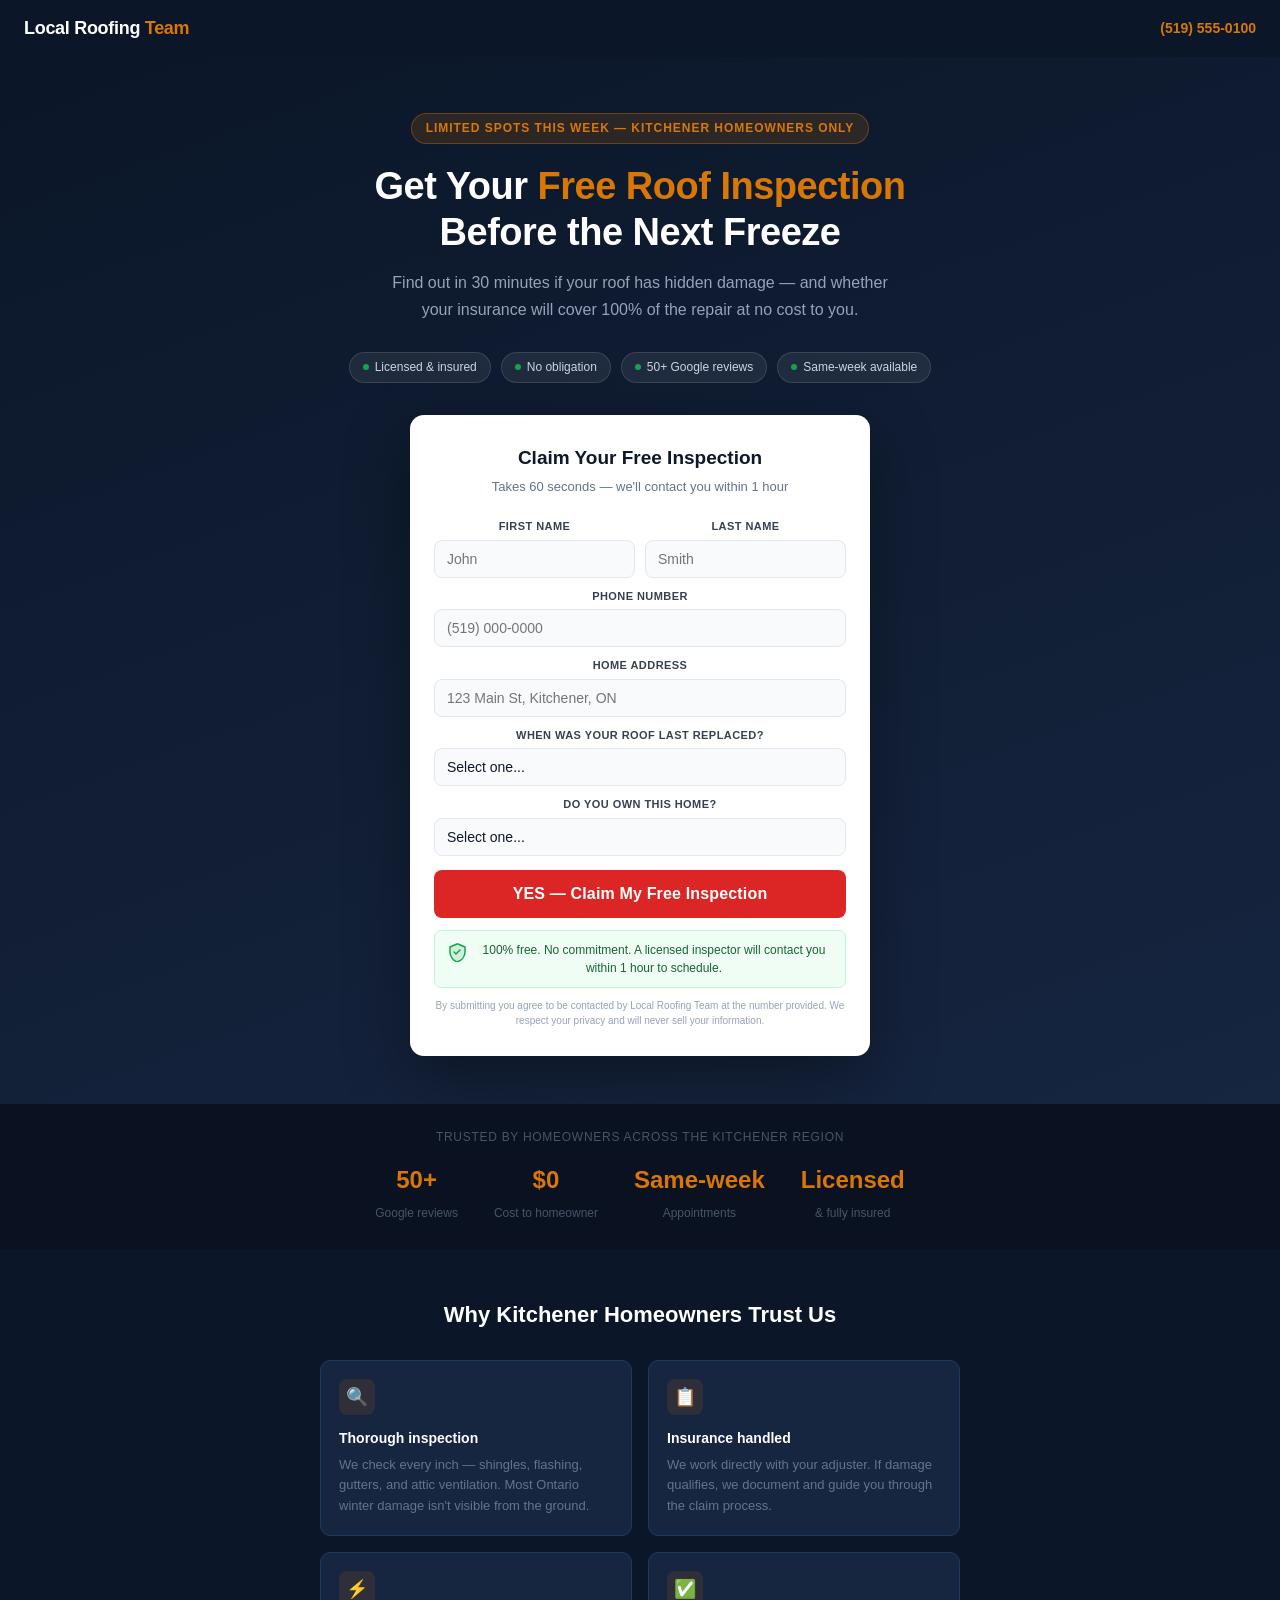
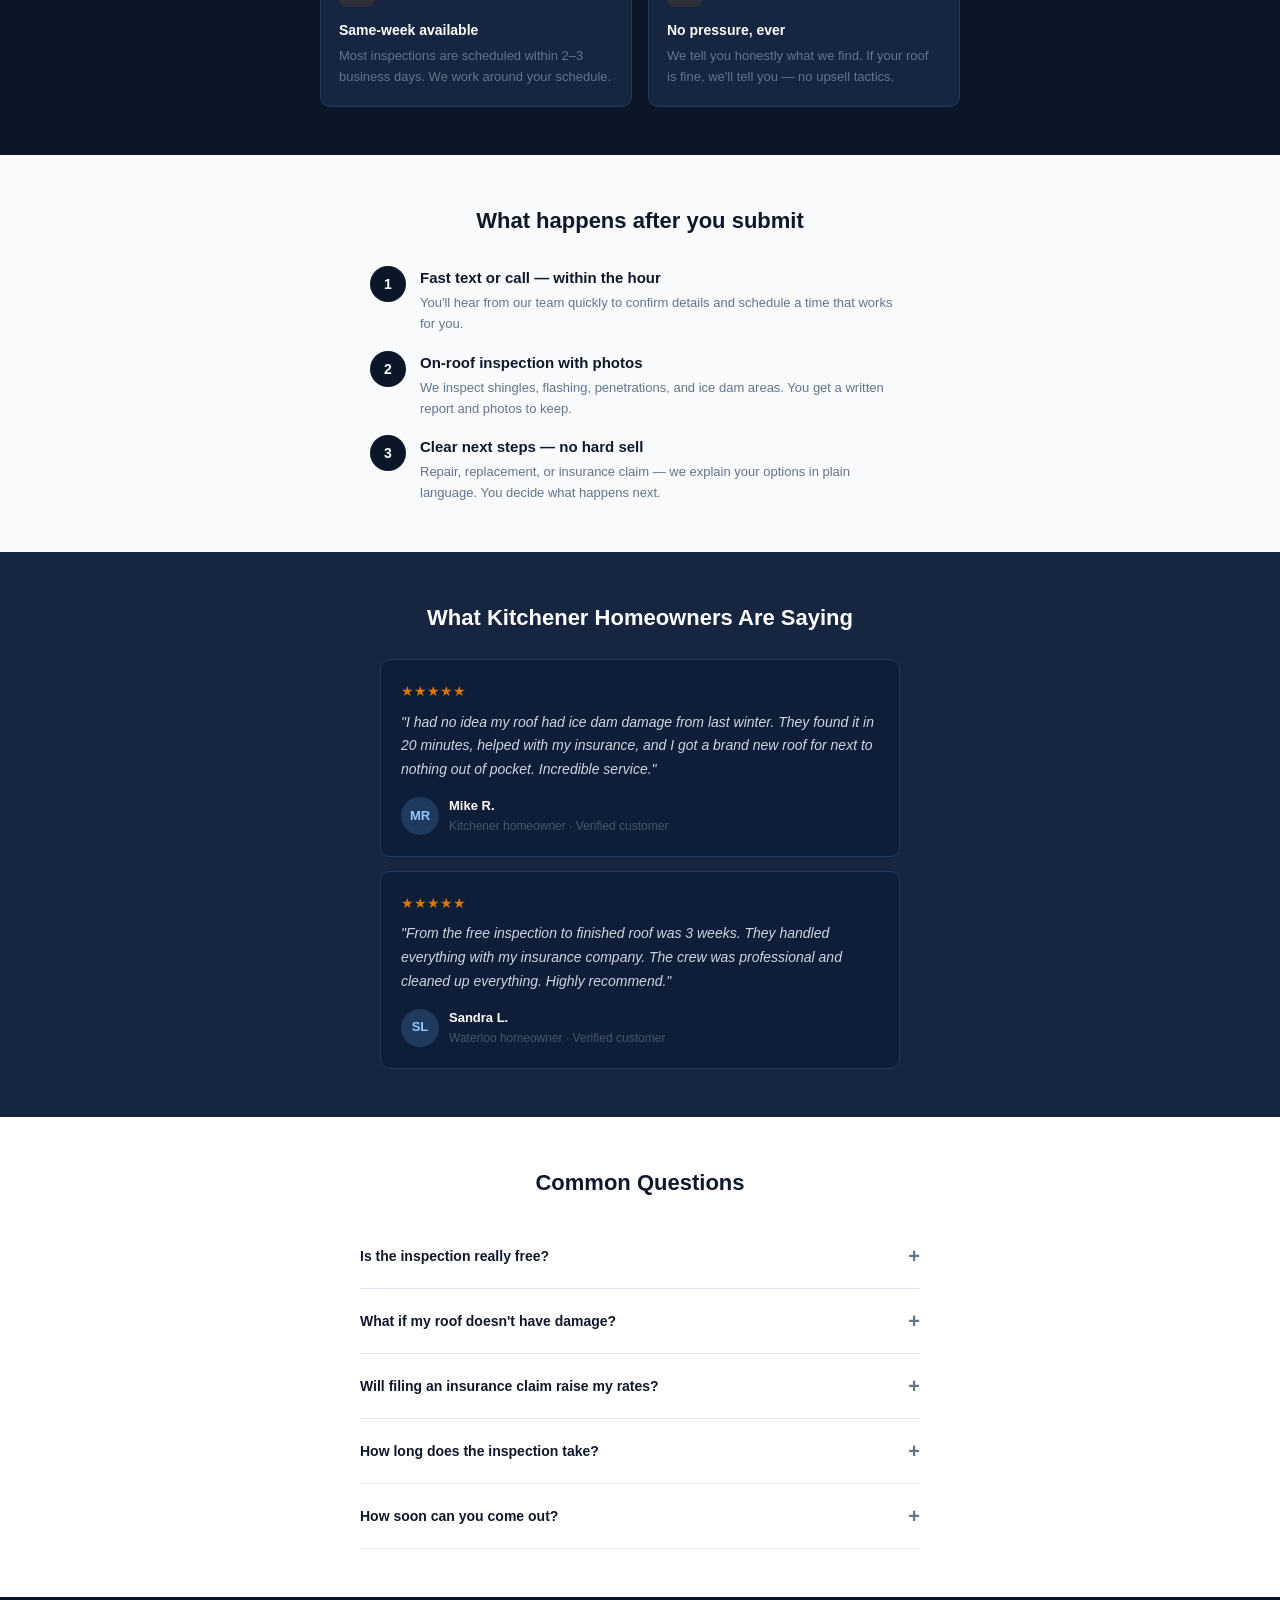
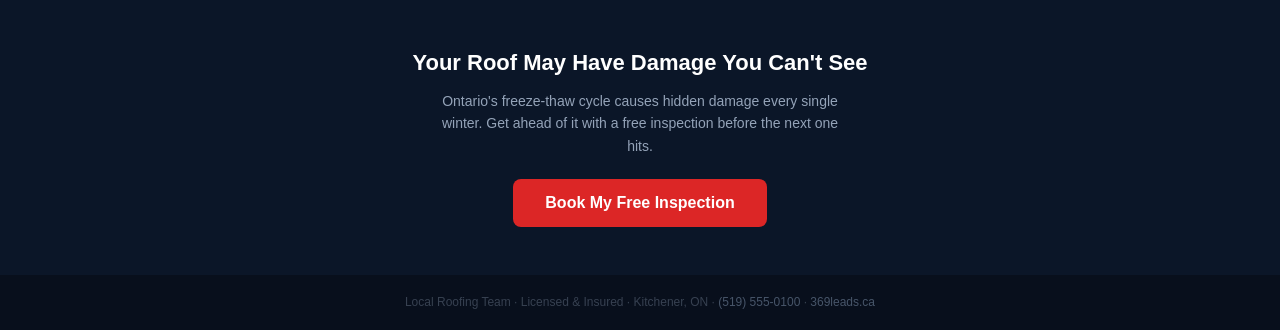
<file: campaign/index.html>
<!DOCTYPE html>
<!-- Before launch: replace REPLACE_WITH_YOUR_FORM_ID with your Formspree form ID (formspree.io). -->
<html lang="en">
<head>
  <meta charset="UTF-8" />
  <meta name="viewport" content="width=device-width, initial-scale=1.0" />
  <title id="page-title">Free Roof Inspection — Kitchener | Local Roofing Team</title>
  <link rel="canonical" href="https://369leads.ca/campaign/" />
  <meta name="robots" content="noindex" />

  <!-- Meta Pixel -->
  <script>
    !function(f,b,e,v,n,t,s){if(f.fbq)return;n=f.fbq=function(){n.callMethod?
    n.callMethod.apply(n,arguments):n.queue.push(arguments)};if(!f._fbq)f._fbq=n;
    n.push=n;n.loaded=!0;n.version='2.0';n.queue=[];t=b.createElement(e);t.async=!0;
    t.src=v;s=b.getElementsByTagName(e)[0];s.parentNode.insertBefore(t,s)}(window,
    document,'script','https://connect.facebook.net/en_US/fbevents.js');
    fbq('init', '1455357503046385');
    fbq('track', 'PageView');
  </script>
  <noscript><img height="1" width="1" style="display:none"
    src="https://www.facebook.com/tr?id=1455357503046385&ev=PageView&noscript=1" /></noscript>

  <style>
    *, *::before, *::after { box-sizing: border-box; margin: 0; padding: 0; }

    :root {
      --navy: #0B1628;
      --navy2: #162540;
      --gold: #D97706;
      --gold-light: #FCD34D;
      --green: #16A34A;
      --red: #DC2626;
      --gray: #64748B;
      --light: #F1F5F9;
      --white: #FFFFFF;
      --text: #0F172A;
      --radius: 10px;
    }

    html { scroll-behavior: smooth; }

    body {
      font-family: -apple-system, BlinkMacSystemFont, 'Segoe UI', sans-serif;
      color: var(--text);
      background: var(--white);
      line-height: 1.6;
    }

    /* ── NAV ── */
    .nav {
      background: var(--navy);
      padding: 14px 24px;
      display: flex;
      align-items: center;
      justify-content: space-between;
    }
    .nav-brand {
      color: var(--white);
      font-size: 18px;
      font-weight: 700;
      text-decoration: none;
      letter-spacing: -0.3px;
    }
    .nav-brand span { color: var(--gold); }
    .nav-phone {
      color: var(--gold);
      font-size: 14px;
      font-weight: 600;
      text-decoration: none;
    }
    .nav-phone:hover { color: var(--gold-light); }

    /* ── HERO ── */
    .hero {
      background: linear-gradient(160deg, var(--navy) 0%, var(--navy2) 100%);
      padding: 56px 24px 48px;
      text-align: center;
    }
    .hero-badge {
      display: inline-block;
      background: rgba(217,119,6,0.15);
      border: 1px solid rgba(217,119,6,0.35);
      color: var(--gold);
      font-size: 12px;
      font-weight: 600;
      letter-spacing: .08em;
      text-transform: uppercase;
      padding: 5px 14px;
      border-radius: 20px;
      margin-bottom: 20px;
    }
    .hero h1 {
      color: var(--white);
      font-size: clamp(26px, 5vw, 38px);
      font-weight: 800;
      line-height: 1.2;
      margin-bottom: 14px;
      letter-spacing: -0.5px;
    }
    .hero h1 span { color: var(--gold); }
    .hero-sub {
      color: #94A3B8;
      font-size: 16px;
      max-width: 500px;
      margin: 0 auto 28px;
      line-height: 1.7;
    }
    .trust-pills {
      display: flex;
      justify-content: center;
      gap: 10px;
      flex-wrap: wrap;
      margin-bottom: 32px;
    }
    .trust-pill {
      background: rgba(255,255,255,0.07);
      border: 1px solid rgba(255,255,255,0.12);
      color: #CBD5E1;
      font-size: 12px;
      padding: 5px 13px;
      border-radius: 20px;
      display: flex;
      align-items: center;
      gap: 6px;
    }
    .trust-pill::before {
      content: '';
      width: 6px;
      height: 6px;
      background: var(--green);
      border-radius: 50%;
      flex-shrink: 0;
    }

    /* ── FORM CARD ── */
    .form-card {
      background: var(--white);
      border-radius: 14px;
      padding: 28px 24px;
      max-width: 460px;
      margin: 0 auto;
      box-shadow: 0 24px 64px rgba(0,0,0,0.35);
    }
    .form-card-title {
      font-size: 19px;
      font-weight: 700;
      color: var(--text);
      margin-bottom: 4px;
      text-align: center;
    }
    .form-card-sub {
      font-size: 13px;
      color: var(--gray);
      text-align: center;
      margin-bottom: 20px;
    }

    .field-grid {
      display: grid;
      grid-template-columns: 1fr 1fr;
      gap: 10px;
      margin-bottom: 10px;
    }
    .field-grid.full { grid-template-columns: 1fr; }

    .field-wrap { display: flex; flex-direction: column; gap: 4px; }
    .field-wrap label {
      font-size: 11px;
      font-weight: 600;
      color: #374151;
      text-transform: uppercase;
      letter-spacing: .04em;
    }
    .field-wrap input,
    .field-wrap select {
      padding: 10px 12px;
      border: 1.5px solid #E2E8F0;
      border-radius: 8px;
      font-size: 14px;
      color: var(--text);
      background: #F8FAFC;
      transition: border-color .15s, background .15s;
      appearance: none;
      -webkit-appearance: none;
      font-family: inherit;
    }
    .field-wrap input:focus,
    .field-wrap select:focus {
      outline: none;
      border-color: var(--gold);
      background: var(--white);
    }

    .cta-btn {
      width: 100%;
      padding: 15px;
      background: var(--red);
      color: var(--white);
      border: none;
      border-radius: 8px;
      font-size: 16px;
      font-weight: 700;
      cursor: pointer;
      margin-top: 14px;
      letter-spacing: .01em;
      transition: background .15s, transform .1s;
      font-family: inherit;
    }
    .cta-btn:hover { background: #B91C1C; }
    .cta-btn:active { transform: scale(.98); }
    .cta-btn:disabled { background: #94A3B8; cursor: not-allowed; }

    .form-guarantee {
      display: flex;
      align-items: flex-start;
      gap: 8px;
      background: #F0FDF4;
      border: 1px solid #BBF7D0;
      border-radius: 7px;
      padding: 10px 12px;
      margin-top: 12px;
    }
    .guarantee-icon {
      width: 20px;
      height: 20px;
      flex-shrink: 0;
      margin-top: 1px;
    }
    .form-guarantee p {
      font-size: 12px;
      color: #166534;
      line-height: 1.5;
    }
    .form-disclaimer {
      font-size: 10px;
      color: #94A3B8;
      text-align: center;
      margin-top: 10px;
      line-height: 1.5;
    }

    /* Thank-you state */
    .thankyou {
      display: none;
      text-align: center;
      padding: 20px 0;
    }
    .thankyou-icon {
      width: 56px;
      height: 56px;
      background: #F0FDF4;
      border-radius: 50%;
      display: flex;
      align-items: center;
      justify-content: center;
      margin: 0 auto 16px;
    }
    .thankyou h3 {
      font-size: 20px;
      font-weight: 700;
      color: var(--text);
      margin-bottom: 8px;
    }
    .thankyou p { font-size: 14px; color: var(--gray); line-height: 1.6; }
    .thankyou .steps {
      margin-top: 20px;
      text-align: left;
      background: var(--light);
      border-radius: 8px;
      padding: 14px 16px;
    }
    .thankyou .step-item {
      display: flex;
      gap: 10px;
      align-items: flex-start;
      margin-bottom: 10px;
      font-size: 13px;
      color: var(--text);
    }
    .thankyou .step-item:last-child { margin-bottom: 0; }
    .step-num {
      min-width: 22px;
      height: 22px;
      background: var(--navy);
      color: var(--white);
      border-radius: 50%;
      display: flex;
      align-items: center;
      justify-content: center;
      font-size: 11px;
      font-weight: 700;
      flex-shrink: 0;
    }

    /* ── PROOF STRIP ── */
    .proof-strip {
      background: #0A1120;
      padding: 24px;
      text-align: center;
    }
    .proof-strip p {
      font-size: 12px;
      color: #475569;
      text-transform: uppercase;
      letter-spacing: .06em;
      margin-bottom: 14px;
    }
    .proof-nums {
      display: flex;
      justify-content: center;
      gap: 36px;
      flex-wrap: wrap;
    }
    .proof-num strong {
      display: block;
      font-size: 24px;
      font-weight: 700;
      color: var(--gold);
    }
    .proof-num span { font-size: 12px; color: #475569; }

    /* ── WHY SECTION ── */
    .why-sec {
      background: var(--navy);
      padding: 48px 24px;
    }
    .why-sec h2 {
      color: var(--white);
      font-size: 22px;
      font-weight: 700;
      text-align: center;
      margin-bottom: 28px;
    }
    .why-grid {
      display: grid;
      grid-template-columns: repeat(auto-fit, minmax(220px, 1fr));
      gap: 16px;
      max-width: 640px;
      margin: 0 auto;
    }
    .why-card {
      background: var(--navy2);
      border: 1px solid #1E3A5F;
      border-radius: var(--radius);
      padding: 18px;
    }
    .why-icon {
      width: 36px;
      height: 36px;
      background: rgba(217,119,6,0.12);
      border-radius: 8px;
      display: flex;
      align-items: center;
      justify-content: center;
      margin-bottom: 12px;
      font-size: 18px;
    }
    .why-card h4 { font-size: 14px; font-weight: 600; color: var(--white); margin-bottom: 5px; }
    .why-card p { font-size: 13px; color: #64748B; line-height: 1.6; }

    /* ── HOW IT WORKS ── */
    .how-sec {
      background: #F8FAFC;
      padding: 48px 24px;
    }
    .how-sec h2 {
      font-size: 22px;
      font-weight: 700;
      text-align: center;
      margin-bottom: 28px;
      color: var(--text);
    }
    .how-steps {
      max-width: 540px;
      margin: 0 auto;
      display: flex;
      flex-direction: column;
      gap: 16px;
    }
    .how-step {
      display: flex;
      gap: 14px;
      align-items: flex-start;
    }
    .how-num {
      min-width: 36px;
      height: 36px;
      background: var(--navy);
      color: var(--white);
      border-radius: 50%;
      display: flex;
      align-items: center;
      justify-content: center;
      font-size: 14px;
      font-weight: 700;
      flex-shrink: 0;
    }
    .how-step h4 { font-size: 15px; font-weight: 600; color: var(--text); margin-bottom: 3px; }
    .how-step p { font-size: 13px; color: var(--gray); line-height: 1.6; }

    /* ── TESTIMONIALS ── */
    .testi-sec {
      background: var(--navy2);
      padding: 48px 24px;
    }
    .testi-sec h2 {
      color: var(--white);
      font-size: 22px;
      font-weight: 700;
      text-align: center;
      margin-bottom: 24px;
    }
    .testi-cards {
      display: flex;
      flex-direction: column;
      gap: 14px;
      max-width: 520px;
      margin: 0 auto;
    }
    .testi-card {
      background: #0F1E38;
      border: 1px solid #1E3A5F;
      border-radius: var(--radius);
      padding: 20px;
    }
    .stars { color: var(--gold); font-size: 14px; margin-bottom: 8px; }
    .testi-text {
      font-size: 14px;
      color: #CBD5E1;
      line-height: 1.7;
      font-style: italic;
      margin-bottom: 14px;
    }
    .testi-author { display: flex; align-items: center; gap: 10px; }
    .testi-avatar {
      width: 38px;
      height: 38px;
      border-radius: 50%;
      background: #1E3A5F;
      display: flex;
      align-items: center;
      justify-content: center;
      font-size: 13px;
      font-weight: 700;
      color: #93C5FD;
      flex-shrink: 0;
    }
    .testi-name { font-size: 13px; font-weight: 600; color: var(--white); }
    .testi-role { font-size: 12px; color: #475569; }

    /* ── FAQ ── */
    .faq-sec {
      background: var(--white);
      padding: 48px 24px;
    }
    .faq-sec h2 {
      font-size: 22px;
      font-weight: 700;
      text-align: center;
      margin-bottom: 24px;
      color: var(--text);
    }
    .faq-list { max-width: 560px; margin: 0 auto; }
    .faq-item {
      border-bottom: 1px solid #E2E8F0;
      padding: 16px 0;
      cursor: pointer;
    }
    .faq-q {
      font-size: 14px;
      font-weight: 600;
      color: var(--text);
      display: flex;
      justify-content: space-between;
      align-items: center;
      gap: 12px;
      user-select: none;
    }
    .faq-icon {
      font-size: 20px;
      color: var(--gray);
      flex-shrink: 0;
      transition: transform .2s;
    }
    .faq-icon.open { transform: rotate(45deg); }
    .faq-a {
      font-size: 13px;
      color: var(--gray);
      line-height: 1.7;
      margin-top: 10px;
      display: none;
    }
    .faq-a.open { display: block; }

    /* ── FINAL CTA ── */
    .final-cta {
      background: var(--navy);
      padding: 48px 24px;
      text-align: center;
    }
    .final-cta h2 { color: var(--white); font-size: 22px; font-weight: 700; margin-bottom: 10px; }
    .final-cta p { color: #94A3B8; font-size: 14px; margin-bottom: 22px; max-width: 420px; margin-left: auto; margin-right: auto; }
    .final-btn {
      display: inline-block;
      background: var(--red);
      color: var(--white);
      padding: 15px 32px;
      border-radius: 8px;
      font-size: 16px;
      font-weight: 700;
      text-decoration: none;
      cursor: pointer;
      border: none;
      font-family: inherit;
      transition: background .15s;
    }
    .final-btn:hover { background: #B91C1C; }

    /* ── FOOTER ── */
    footer {
      background: #080F1C;
      padding: 18px 24px;
      text-align: center;
    }
    footer p { font-size: 12px; color: #374151; }
    footer a { color: #475569; text-decoration: none; }
    footer a:hover { color: #64748B; }

    @media (max-width: 480px) {
      .field-grid { grid-template-columns: 1fr; }
      .proof-nums { gap: 20px; }
    }
  </style>
</head>
<body>

<!-- NAV -->
<nav class="nav">
  <a href="#" class="nav-brand" id="nav-brand">Local <span>Roofing</span></a>
  <a href="tel:+15195550100" class="nav-phone" id="nav-phone">(519) 555-0100</a>
</nav>

<!-- HERO + FORM -->
<section class="hero">
  <div class="hero-badge" id="hero-badge">Limited spots this week — <span id="city-name-badge">Kitchener</span> homeowners only</div>
  <h1>Get Your <span>Free Roof Inspection</span><br>Before the Next Freeze</h1>
  <p class="hero-sub">Find out in 30 minutes if your roof has hidden damage — and whether your insurance will cover 100% of the repair at no cost to you.</p>

  <div class="trust-pills">
    <div class="trust-pill">Licensed &amp; insured</div>
    <div class="trust-pill">No obligation</div>
    <div class="trust-pill" id="trust-reviews">5-star rated</div>
    <div class="trust-pill">Same-week available</div>
  </div>

  <!-- FORM CARD -->
  <div class="form-card">
    <div class="form-card-title">Claim Your Free Inspection</div>
    <div class="form-card-sub">Takes 60 seconds — we'll contact you within 1 hour</div>

    <form id="lead-form" action="https://formspree.io/f/REPLACE_WITH_YOUR_FORM_ID" method="POST">
      <!-- Hidden tracking fields -->
      <input type="hidden" name="_subject" id="form-subject" value="New inspection request — Kitchener" />
      <input type="hidden" name="source_url" id="source-url" />
      <input type="hidden" name="contractor_id" id="contractor-id" />
      <input type="hidden" name="city" id="hidden-city" value="Kitchener" />
      <input type="hidden" name="company" id="hidden-company" value="Local Roofing Team" />
      <!-- Honeypot -->
      <input type="text" name="_gotcha" style="display:none" />

      <div class="field-grid">
        <div class="field-wrap">
          <label for="first-name">First name</label>
          <input type="text" id="first-name" name="first_name" placeholder="John" required autocomplete="given-name" />
        </div>
        <div class="field-wrap">
          <label for="last-name">Last name</label>
          <input type="text" id="last-name" name="last_name" placeholder="Smith" required autocomplete="family-name" />
        </div>
      </div>

      <div class="field-grid full" style="margin-bottom:10px">
        <div class="field-wrap">
          <label for="phone">Phone number</label>
          <input type="tel" id="phone" name="phone" placeholder="(519) 000-0000" required autocomplete="tel" />
        </div>
      </div>

      <div class="field-grid full" style="margin-bottom:10px">
        <div class="field-wrap">
          <label for="address">Home address</label>
          <input type="text" id="address" name="address" placeholder="123 Main St, Kitchener, ON" required autocomplete="street-address" />
        </div>
      </div>

      <div class="field-grid full" style="margin-bottom:10px">
        <div class="field-wrap">
          <label for="roof-age">When was your roof last replaced?</label>
          <select id="roof-age" name="roof_age" required>
            <option value="">Select one...</option>
            <option value="under_5">Less than 5 years ago</option>
            <option value="5_to_10">5–10 years ago</option>
            <option value="10_to_15">10–15 years ago</option>
            <option value="15_to_20">15–20 years ago</option>
            <option value="over_20">Over 20 years ago / not sure</option>
          </select>
        </div>
      </div>

      <div class="field-grid full" style="margin-bottom:0">
        <div class="field-wrap">
          <label for="homeowner">Do you own this home?</label>
          <select id="homeowner" name="homeowner" required>
            <option value="">Select one...</option>
            <option value="yes">Yes, I own this home</option>
            <option value="no">No, I rent</option>
          </select>
        </div>
      </div>

      <button type="submit" class="cta-btn" id="submit-btn">YES — Claim My Free Inspection</button>

      <div class="form-guarantee">
        <svg class="guarantee-icon" viewBox="0 0 20 20" fill="none">
          <path d="M10 2L3 5v5c0 4.418 3.05 8.55 7 9.93C14.95 18.55 18 14.418 18 10V5l-7-3z" fill="#16A34A" opacity=".15"/>
          <path d="M10 2L3 5v5c0 4.418 3.05 8.55 7 9.93C14.95 18.55 18 14.418 18 10V5l-7-3z" stroke="#16A34A" stroke-width="1.5" stroke-linejoin="round"/>
          <path d="M7 10l2 2 4-4" stroke="#16A34A" stroke-width="1.5" stroke-linecap="round" stroke-linejoin="round"/>
        </svg>
        <p>100% free. No commitment. A licensed inspector will contact you within 1 hour to schedule.</p>
      </div>

      <p class="form-disclaimer">By submitting you agree to be contacted by <span id="disclaimer-co">Local Roofing Team</span> at the number provided. We respect your privacy and will never sell your information.</p>
    </form>

    <!-- Thank-you state (hidden until submit) -->
    <div class="thankyou" id="thankyou">
      <div class="thankyou-icon">
        <svg width="28" height="28" viewBox="0 0 24 24" fill="none">
          <circle cx="12" cy="12" r="10" fill="#16A34A" opacity=".15"/>
          <path d="M7 12l3.5 3.5L17 8" stroke="#16A34A" stroke-width="2" stroke-linecap="round" stroke-linejoin="round"/>
        </svg>
      </div>
      <h3>You're all set, <span id="thankyou-name">there</span>!</h3>
      <p id="thankyou-msg">A member of our team will call you within the next hour to schedule your free inspection.</p>
      <div class="steps">
        <div class="step-item"><div class="step-num">1</div><div>A licensed inspector comes to your property</div></div>
        <div class="step-item"><div class="step-num">2</div><div>Full inspection takes 20–40 minutes — you get photos</div></div>
        <div class="step-item"><div class="step-num">3</div><div>We explain your options in plain language, zero pressure</div></div>
      </div>
    </div>
  </div>
</section>

<!-- PROOF STRIP -->
<div class="proof-strip">
  <p>Trusted by homeowners across <span id="region-name">the KW region</span></p>
  <div class="proof-nums">
    <div class="proof-num"><strong id="review-count">50+</strong><span>Google reviews</span></div>
    <div class="proof-num"><strong>$0</strong><span>Cost to homeowner</span></div>
    <div class="proof-num"><strong>Same-week</strong><span>Appointments</span></div>
    <div class="proof-num"><strong>Licensed</strong><span>&amp; fully insured</span></div>
  </div>
</div>

<!-- WHY US -->
<section class="why-sec">
  <h2>Why <span id="city-name-why">Kitchener</span> Homeowners Trust Us</h2>
  <div class="why-grid">
    <div class="why-card">
      <div class="why-icon">🔍</div>
      <h4>Thorough inspection</h4>
      <p>We check every inch — shingles, flashing, gutters, and attic ventilation. Most Ontario winter damage isn't visible from the ground.</p>
    </div>
    <div class="why-card">
      <div class="why-icon">📋</div>
      <h4>Insurance handled</h4>
      <p>We work directly with your adjuster. If damage qualifies, we document and guide you through the claim process.</p>
    </div>
    <div class="why-card">
      <div class="why-icon">⚡</div>
      <h4>Same-week available</h4>
      <p>Most inspections are scheduled within 2–3 business days. We work around your schedule.</p>
    </div>
    <div class="why-card">
      <div class="why-icon">✅</div>
      <h4>No pressure, ever</h4>
      <p>We tell you honestly what we find. If your roof is fine, we'll tell you — no upsell tactics.</p>
    </div>
  </div>
</section>

<!-- HOW IT WORKS -->
<section class="how-sec">
  <h2>What happens after you submit</h2>
  <div class="how-steps">
    <div class="how-step">
      <div class="how-num">1</div>
      <div>
        <h4>Fast text or call — within the hour</h4>
        <p>You'll hear from our team quickly to confirm details and schedule a time that works for you.</p>
      </div>
    </div>
    <div class="how-step">
      <div class="how-num">2</div>
      <div>
        <h4>On-roof inspection with photos</h4>
        <p>We inspect shingles, flashing, penetrations, and ice dam areas. You get a written report and photos to keep.</p>
      </div>
    </div>
    <div class="how-step">
      <div class="how-num">3</div>
      <div>
        <h4>Clear next steps — no hard sell</h4>
        <p>Repair, replacement, or insurance claim — we explain your options in plain language. You decide what happens next.</p>
      </div>
    </div>
  </div>
</section>

<!-- TESTIMONIALS -->
<section class="testi-sec">
  <h2>What <span id="city-name-testi">Kitchener</span> Homeowners Are Saying</h2>
  <div class="testi-cards">
    <div class="testi-card">
      <div class="stars">★★★★★</div>
      <p class="testi-text">"I had no idea my roof had ice dam damage from last winter. They found it in 20 minutes, helped with my insurance, and I got a brand new roof for next to nothing out of pocket. Incredible service."</p>
      <div class="testi-author">
        <div class="testi-avatar">MR</div>
        <div>
          <div class="testi-name" id="testi1-name">Mike R.</div>
          <div class="testi-role" id="testi1-city">Kitchener homeowner · Verified customer</div>
        </div>
      </div>
    </div>
    <div class="testi-card">
      <div class="stars">★★★★★</div>
      <p class="testi-text">"From the free inspection to finished roof was 3 weeks. They handled everything with my insurance company. The crew was professional and cleaned up everything. Highly recommend."</p>
      <div class="testi-author">
        <div class="testi-avatar">SL</div>
        <div>
          <div class="testi-name">Sandra L.</div>
          <div class="testi-role" id="testi2-city">Waterloo homeowner · Verified customer</div>
        </div>
      </div>
    </div>
  </div>
</section>

<!-- FAQ -->
<section class="faq-sec">
  <h2>Common Questions</h2>
  <div class="faq-list">
    <div class="faq-item" onclick="toggleFaq(this)">
      <div class="faq-q">Is the inspection really free? <span class="faq-icon">+</span></div>
      <div class="faq-a">Yes, completely free with zero obligation. If we find damage and you want us to handle the repair, we'll provide a full quote. If your roof is fine or you decide not to use us, you owe nothing.</div>
    </div>
    <div class="faq-item" onclick="toggleFaq(this)">
      <div class="faq-q">What if my roof doesn't have damage? <span class="faq-icon">+</span></div>
      <div class="faq-a">We tell you honestly. About 30% of roofs we inspect have no claimable damage — in that case we give you a written report on the current condition and a recommended maintenance timeline. Still completely free.</div>
    </div>
    <div class="faq-item" onclick="toggleFaq(this)">
      <div class="faq-q">Will filing an insurance claim raise my rates? <span class="faq-icon">+</span></div>
      <div class="faq-a">Storm and freeze-thaw damage claims are typically classified as "Acts of God" and do not count against your personal claims history in most Ontario policies. We'll walk you through your specific policy before you decide to file anything.</div>
    </div>
    <div class="faq-item" onclick="toggleFaq(this)">
      <div class="faq-q">How long does the inspection take? <span class="faq-icon">+</span></div>
      <div class="faq-a">Typically 20–40 minutes depending on roof size and pitch. You don't need to be home — just let us know and we can inspect while you're at work.</div>
    </div>
    <div class="faq-item" onclick="toggleFaq(this)">
      <div class="faq-q">How soon can you come out? <span class="faq-icon">+</span></div>
      <div class="faq-a">Most appointments are available within 2–3 business days. Submit your info above and we'll contact you within 1 hour to schedule a time that works for you.</div>
    </div>
  </div>
</section>

<!-- FINAL CTA -->
<section class="final-cta">
  <h2>Your Roof May Have Damage You Can't See</h2>
  <p>Ontario's freeze-thaw cycle causes hidden damage every single winter. Get ahead of it with a free inspection before the next one hits.</p>
  <button class="final-btn" onclick="document.querySelector('.hero').scrollIntoView({behavior:'smooth'})">Book My Free Inspection</button>
</section>

<!-- FOOTER -->
<footer>
  <p id="footer-text"><span id="footer-co">Local Roofing Team</span> · Licensed &amp; Insured · <span id="footer-city">Kitchener</span>, ON · <a href="tel:+15195550100" id="footer-phone">(519) 555-0100</a> · <a href="https://369leads.ca">369leads.ca</a></p>
</footer>

<script>
(function() {
  // ── READ URL PARAMS ──────────────────────────────────────────────────────
  const params = new URLSearchParams(window.location.search);
  const city     = params.get('city')    || 'Kitchener';
  const company  = params.get('co')      || 'Local Roofing Team';
  const phone    = params.get('phone')   || '(519) 555-0100';
  const reviews  = params.get('reviews') || '50+';
  const cid      = params.get('cid')     || '';

  // ── INJECT VALUES ────────────────────────────────────────────────────────
  const phoneHref = 'tel:+1' + phone.replace(/\D/g, '');

  document.title = `Free Roof Inspection — ${city} | ${company}`;
  document.getElementById('page-title').textContent = `Free Roof Inspection — ${city} | ${company}`;

  document.getElementById('nav-brand').innerHTML = company.split(' ').slice(0,-1).join(' ') + ' <span>' + company.split(' ').slice(-1)[0] + '</span>';
  document.getElementById('nav-phone').textContent = phone;
  document.getElementById('nav-phone').href = phoneHref;

  document.getElementById('city-name-badge').textContent = city;
  document.getElementById('city-name-why').textContent = city;
  document.getElementById('city-name-testi').textContent = city;

  document.getElementById('trust-reviews').textContent = reviews + ' Google reviews';
  document.getElementById('review-count').textContent = reviews;
  document.getElementById('region-name').textContent = 'the ' + city + ' region';

  document.getElementById('testi1-city').textContent = city + ' homeowner · Verified customer';
  document.getElementById('testi2-city').textContent = 'Waterloo homeowner · Verified customer';

  document.getElementById('disclaimer-co').textContent = company;
  document.getElementById('footer-co').textContent = company;
  document.getElementById('footer-city').textContent = city;
  document.getElementById('footer-phone').textContent = phone;
  document.getElementById('footer-phone').href = phoneHref;

  // Hidden form fields
  document.getElementById('form-subject').value = `New inspection request — ${city} (${company})`;
  document.getElementById('hidden-city').value = city;
  document.getElementById('hidden-company').value = company;
  document.getElementById('source-url').value = window.location.href;
  document.getElementById('contractor-id').value = cid;

  // Update address placeholder
  document.getElementById('address').placeholder = `123 Main St, ${city}, ON`;

  // ── FORM SUBMIT ──────────────────────────────────────────────────────────
  const form = document.getElementById('lead-form');
  const btn  = document.getElementById('submit-btn');
  const thankyou = document.getElementById('thankyou');

  form.addEventListener('submit', async function(e) {
    e.preventDefault();

    const firstName = document.getElementById('first-name').value.trim();
    const phoneVal  = document.getElementById('phone').value.trim();

    // Disqualify renters silently (still submit but don't push to contractor)
    const isOwner = document.getElementById('homeowner').value;

    btn.disabled = true;
    btn.textContent = 'Submitting...';

    try {
      const data = new FormData(form);
      const resp = await fetch(form.action, {
        method: 'POST',
        body: data,
        headers: { 'Accept': 'application/json' }
      });

      if (resp.ok) {
        // Fire Meta Pixel events
        if (typeof fbq !== 'undefined') {
          fbq('track', 'Lead', { value: 0, currency: 'CAD', content_name: city });
          if (isOwner === 'yes') {
            fbq('track', 'Schedule');
          }
        }

        // Show thank-you
        document.getElementById('thankyou-name').textContent = firstName || 'there';
        document.getElementById('thankyou-msg').textContent =
          `A member of the ${company} team will call you at ${phoneVal} within the next hour to schedule your free inspection.`;
        form.style.display = 'none';
        thankyou.style.display = 'block';
        document.title = `Request received — ${company}`;
      } else {
        throw new Error('Server error');
      }
    } catch(err) {
      btn.disabled = false;
      btn.textContent = 'YES — Claim My Free Inspection';
      alert('Something went wrong. Please call us directly at ' + phone);
    }
  });

  // ── FAQ ACCORDION ────────────────────────────────────────────────────────
  window.toggleFaq = function(el) {
    const a   = el.querySelector('.faq-a');
    const ico = el.querySelector('.faq-icon');
    const open = a.classList.contains('open');
    document.querySelectorAll('.faq-a').forEach(x => x.classList.remove('open'));
    document.querySelectorAll('.faq-icon').forEach(x => x.classList.remove('open'));
    if (!open) { a.classList.add('open'); ico.classList.add('open'); }
  };

})();
</script>
</body>
</html>
</file>
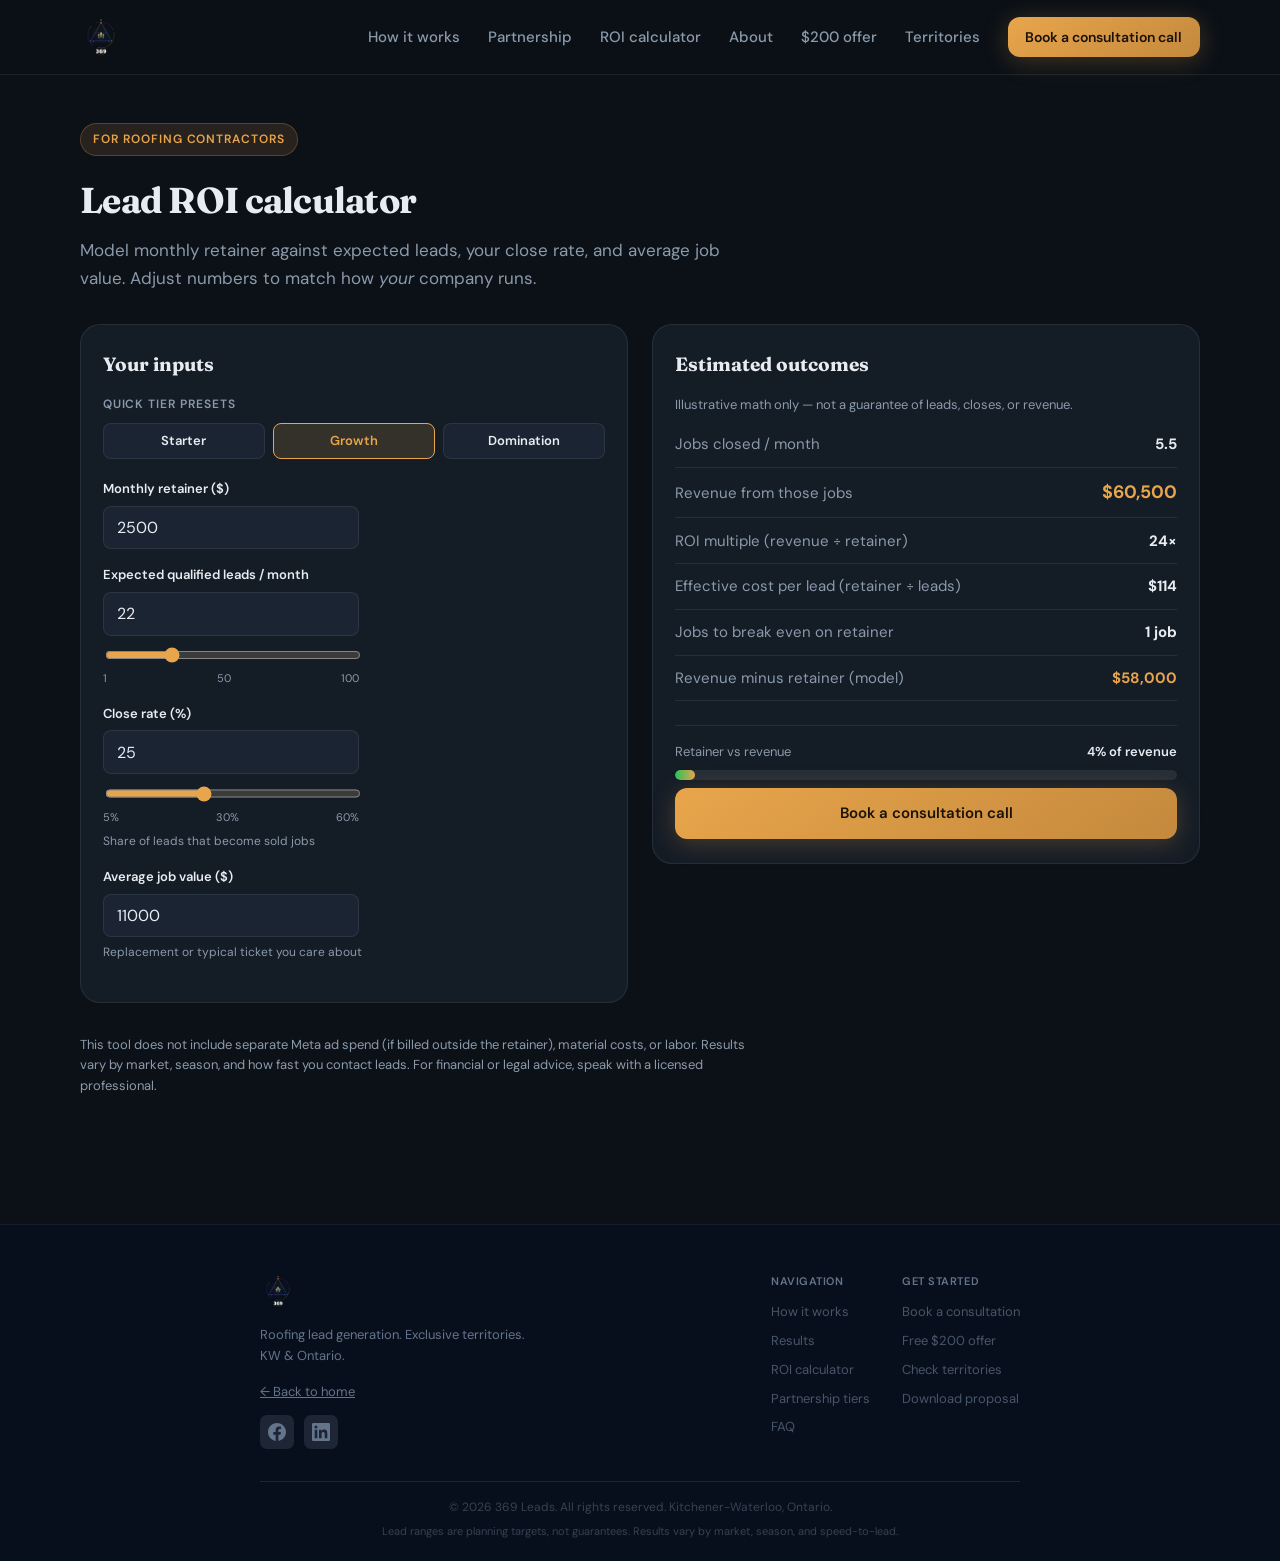
<file: roi-calculator.html>
<!DOCTYPE html>
<html lang="en">
<head>
  <meta charset="UTF-8" />
  <meta name="viewport" content="width=device-width, initial-scale=1.0" />
  <meta name="description" content="Estimate roofing lead ROI: monthly retainer vs leads, close rate, and average job value. Illustrative only." />
  <title>Lead ROI Calculator — 369 Leads</title>
  <link rel="canonical" href="https://369leads.ca/roi-calculator.html" />
  <link rel="preconnect" href="https://fonts.googleapis.com" />
  <link rel="preconnect" href="https://fonts.gstatic.com" crossorigin />
  <link href="https://fonts.googleapis.com/css2?family=DM+Sans:ital,opsz,wght@0,9..40,400;0,9..40,500;0,9..40,600;0,9..40,700&family=Fraunces:opsz,wght@9..144,600;9..144,700&display=swap" rel="stylesheet" />
  <link rel="stylesheet" href="styles.css" />
  <!-- Meta Pixel Code -->
  <script>
  !function(f,b,e,v,n,t,s)
  {if(f.fbq)return;n=f.fbq=function(){n.callMethod?
  n.callMethod.apply(n,arguments):n.queue.push(arguments)};
  if(!f._fbq)f._fbq=n;n.push=n;n.loaded=!0;n.version='2.0';
  n.queue=[];t=b.createElement(e);t.async=!0;
  t.src=v;s=b.getElementsByTagName(e)[0];
  s.parentNode.insertBefore(t,s)}(window, document,'script',
  'https://connect.facebook.net/en_US/fbevents.js');
  fbq('init', '1455357503046385');
  fbq('track', 'PageView');
  </script>
  <noscript><img height="1" width="1" style="display:none" src="https://www.facebook.com/tr?id=1455357503046385&amp;ev=PageView&amp;noscript=1" alt="" /></noscript>
  <!-- End Meta Pixel Code -->
</head>
<body>
  <header class="site-header">
    <div class="container header-inner">
      <a href="index.html" class="logo logo-with-mark" aria-label="369 Leads home">
        <img src="assets/369-leads-logo.png" alt="369 Leads" class="site-logo-img" width="200" height="200" decoding="async" />
      </a>
      <button type="button" class="nav-toggle" aria-label="Open menu" aria-expanded="false">
        <span></span><span></span><span></span>
      </button>
      <nav class="nav" aria-label="Primary">
        <a href="index.html#how">How it works</a>
        <a href="index.html#pricing">Partnership</a>
        <a href="roi-calculator.html" aria-current="page">ROI calculator</a>
        <a href="index.html#about">About</a>
        <a href="index.html#offer">$200 offer</a>
        <a href="index.html#territories">Territories</a>
        <a class="btn btn-sm btn-primary nav-cta" href="index.html#book-call">Book a consultation call</a>
      </nav>
    </div>
  </header>

  <main class="roi-main">
    <section class="section roi-hero">
      <div class="container">
        <p class="eyebrow">For roofing contractors</p>
        <h1 class="section-title" style="margin-bottom: 0.5rem;">Lead ROI calculator</h1>
        <p class="section-sub" style="margin-bottom: 2rem;">
          Model monthly retainer against expected leads, your close rate, and average job value. Adjust numbers to match how <em>your</em> company runs.
        </p>

        <div class="roi-layout">
          <div class="roi-panel roi-panel-inputs">
            <h2 class="roi-panel-title">Your inputs</h2>
            <p class="roi-tier-label">Quick tier presets</p>
            <div class="roi-tier-row">
              <button type="button" class="roi-tier-btn" data-tier-retainer="1500" data-tier-leads="12">Starter</button>
              <button type="button" class="roi-tier-btn is-active" data-tier-retainer="2500" data-tier-leads="22">Growth</button>
              <button type="button" class="roi-tier-btn" data-tier-retainer="4500" data-tier-leads="32">Domination</button>
            </div>

            <div class="roi-field">
              <label for="roi-retainer">Monthly retainer ($)</label>
              <input id="roi-retainer" type="number" min="1" step="100" value="2500" />
            </div>
            <div class="roi-field">
              <label for="roi-leads">Expected qualified leads / month</label>
              <input id="roi-leads" type="number" min="0" step="1" value="22" />
              <input type="range" id="roi-leads-slider" class="roi-range" min="1" max="100" step="1" value="22" aria-label="Adjust leads per month" />
              <div class="roi-range-labels"><span>1</span><span>50</span><span>100</span></div>
            </div>
            <div class="roi-field">
              <label for="roi-close">Close rate (%)</label>
              <input id="roi-close" type="number" min="0" max="100" step="1" value="25" />
              <input type="range" id="roi-close-slider" class="roi-range" min="5" max="60" step="1" value="25" aria-label="Adjust close rate" />
              <div class="roi-range-labels"><span>5%</span><span>30%</span><span>60%</span></div>
              <span class="roi-field-hint">Share of leads that become sold jobs</span>
            </div>
            <div class="roi-field">
              <label for="roi-job">Average job value ($)</label>
              <input id="roi-job" type="number" min="1" step="500" value="11000" />
              <span class="roi-field-hint">Replacement or typical ticket you care about</span>
            </div>
          </div>

          <div class="roi-panel roi-panel-results">
            <h2 class="roi-panel-title">Estimated outcomes</h2>
            <p class="roi-results-note">Illustrative math only — not a guarantee of leads, closes, or revenue.</p>
            <ul class="roi-results-list">
              <li>
                <span class="roi-results-label">Jobs closed / month</span>
                <span class="roi-results-value" id="out-jobs">—</span>
              </li>
              <li>
                <span class="roi-results-label">Revenue from those jobs</span>
                <span class="roi-results-value roi-results-accent" id="out-revenue">—</span>
              </li>
              <li>
                <span class="roi-results-label">ROI multiple (revenue ÷ retainer)</span>
                <span class="roi-results-value" id="out-roi">—</span>
              </li>
              <li>
                <span class="roi-results-label">Effective cost per lead (retainer ÷ leads)</span>
                <span class="roi-results-value" id="out-cpl">—</span>
              </li>
              <li>
                <span class="roi-results-label">Jobs to break even on retainer</span>
                <span class="roi-results-value" id="out-breakeven">—</span>
              </li>
              <li>
                <span class="roi-results-label">Revenue minus retainer (model)</span>
                <span class="roi-results-value" id="out-net">—</span>
              </li>
            </ul>
            <div class="roi-bar-block">
              <div class="roi-bar-heading">
                <span>Retainer vs revenue</span>
                <span id="roi-bar-pct">—</span>
              </div>
              <div class="roi-bar-track" role="presentation">
                <div class="roi-bar-fill" id="roi-bar-fill"></div>
              </div>
            </div>
            <a class="btn btn-primary btn-block roi-cta" href="index.html#book-call">Book a consultation call</a>
          </div>
        </div>

        <p class="roi-disclaimer">
          This tool does not include separate Meta ad spend (if billed outside the retainer), material costs, or labor. Results vary by market, season, and how fast you contact leads. For financial or legal advice, speak with a licensed professional.
        </p>
      </div>
    </section>
  </main>

  <footer class="site-footer site-footer--expanded">
    <div class="footer-wide-inner">
      <div class="footer-wide-grid">
        <div class="footer-brand-col">
          <a href="index.html" class="footer-logo-link" aria-label="369 Leads home">
            <img src="assets/369-leads-logo.png" alt="369 Leads" class="footer-mark-img" width="160" height="160" decoding="async" />
          </a>
          <p class="footer-tagline">Roofing lead generation. Exclusive territories. KW &amp; Ontario.</p>
          <p class="footer-tag" style="margin:0 0 0.75rem;font-size:0.8125rem;"><a href="index.html" style="color:#64748b;">← Back to home</a></p>
          <div class="footer-social">
            <a href="https://facebook.com/369leads" target="_blank" rel="noopener" class="social-link" aria-label="Facebook">
              <svg width="18" height="18" viewBox="0 0 24 24" fill="currentColor" aria-hidden="true"><path d="M24 12.073c0-6.627-5.373-12-12-12s-12 5.373-12 12c0 5.99 4.388 10.954 10.125 11.854v-8.385H7.078v-3.47h3.047V9.43c0-3.007 1.792-4.669 4.533-4.669 1.312 0 2.686.235 2.686.235v2.953H15.83c-1.491 0-1.956.925-1.956 1.874v2.25h3.328l-.532 3.47h-2.796v8.385C19.612 23.027 24 18.062 24 12.073z"/></svg>
            </a>
            <a href="https://linkedin.com/company/369leads" target="_blank" rel="noopener" class="social-link" aria-label="LinkedIn">
              <svg width="18" height="18" viewBox="0 0 24 24" fill="currentColor" aria-hidden="true"><path d="M20.447 20.452h-3.554v-5.569c0-1.328-.027-3.037-1.852-3.037-1.853 0-2.136 1.445-2.136 2.939v5.667H9.351V9h3.414v1.561h.046c.477-.9 1.637-1.85 3.37-1.85 3.601 0 4.267 2.37 4.267 5.455v6.286zM5.337 7.433a2.062 2.062 0 01-2.063-2.065 2.064 2.064 0 112.063 2.065zm1.782 13.019H3.555V9h3.564v11.452zM22.225 0H1.771C.792 0 0 .774 0 1.729v20.542C0 23.227.792 24 1.771 24h20.451C23.2 24 24 23.227 24 22.271V1.729C24 .774 23.2 0 22.222 0h.003z"/></svg>
            </a>
          </div>
        </div>
        <div class="footer-link-cols">
          <div class="footer-col">
            <h4>Navigation</h4>
            <a href="index.html#how">How it works</a>
            <a href="index.html#proof">Results</a>
            <a href="roi-calculator.html">ROI calculator</a>
            <a href="index.html#pricing">Partnership tiers</a>
            <a href="index.html#faq">FAQ</a>
          </div>
          <div class="footer-col">
            <h4>Get started</h4>
            <a href="index.html#book-call">Book a consultation</a>
            <a href="index.html#offer">Free $200 offer</a>
            <a href="index.html#territories">Check territories</a>
            <a href="deck/sales-deck-combined-offers.pdf" target="_blank" rel="noopener">Download proposal</a>
          </div>
        </div>
      </div>
    </div>
    <div class="footer-bottom-bar">
      <p>© <span id="year"></span> 369 Leads. All rights reserved. Kitchener-Waterloo, Ontario.</p>
      <p class="footer-bottom-note">Lead ranges are planning targets, not guarantees. Results vary by market, season, and speed-to-lead.</p>
    </div>
  </footer>

  <script src="script.js"></script>
  <script src="roi-calculator.js"></script>
</body>
</html>
</file>
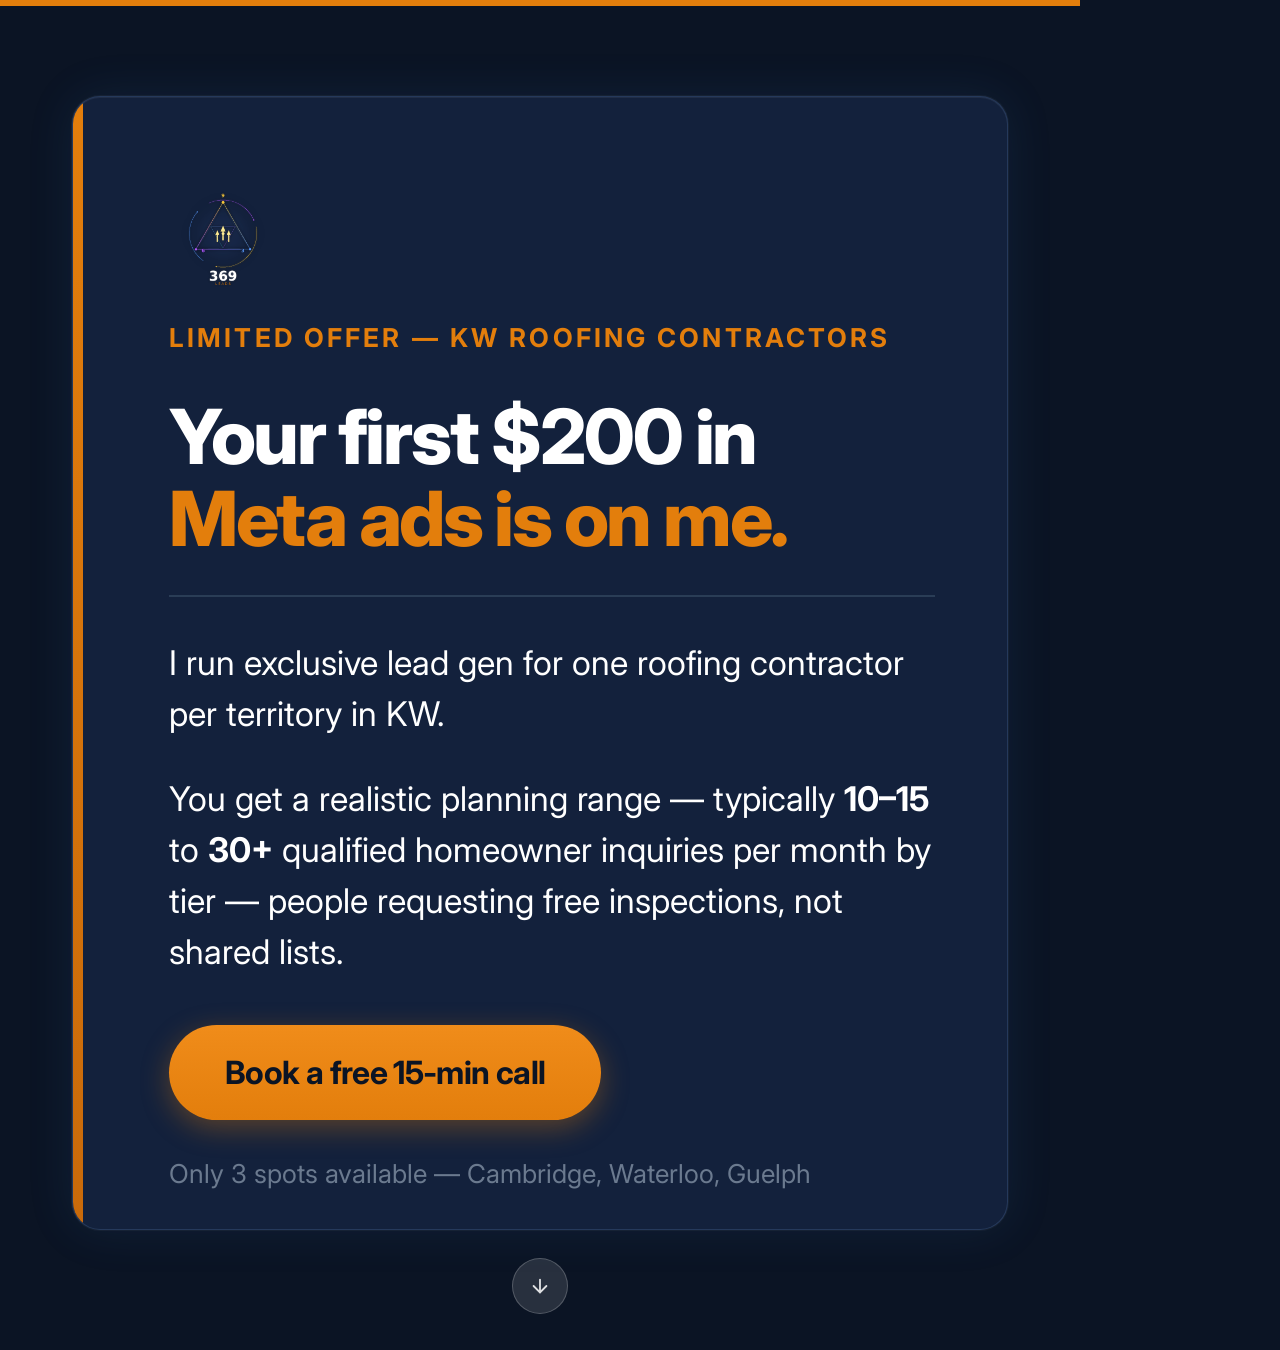
<file: assets/facebook-post-kw-limited-offer.html>
<!DOCTYPE html>
<html lang="en">
<head>
  <meta charset="UTF-8" />
  <meta name="viewport" content="width=device-width, initial-scale=1.0" />
  <title>KW limited offer — Facebook graphic</title>
  <link rel="preconnect" href="https://fonts.googleapis.com" />
  <link rel="preconnect" href="https://fonts.gstatic.com" crossorigin />
  <link href="https://fonts.googleapis.com/css2?family=Inter:wght@400;600;700;800&display=swap" rel="stylesheet" />
  <style>
    :root {
      --bg-outer: #0b1424;
      --bg-card: #13213c;
      --accent: #e37e0c;
      --accent-glow: rgba(227, 126, 12, 0.35);
      --text: #ffffff;
      --text-muted: #6b7a8f;
      --divider: #2a3d56;
      --cta-text: #0b1424;
    }

    * {
      box-sizing: border-box;
    }

    html,
    body {
      margin: 0;
      padding: 0;
      width: 1080px;
      height: 1350px;
      overflow: hidden;
      background: var(--bg-outer);
      font-family: "Inter", system-ui, -apple-system, sans-serif;
    }

    /* Facebook feed — 4:5 portrait (1080×1350) */
    .canvas {
      width: 1080px;
      height: 1350px;
      background: var(--bg-outer);
      position: relative;
      overflow: hidden;
    }

    .canvas::before {
      content: "";
      position: absolute;
      left: 0;
      right: 0;
      top: 0;
      height: 6px;
      background: var(--accent);
    }

    .card-wrap {
      position: absolute;
      left: 72px;
      right: 72px;
      top: 96px;
      bottom: 120px;
    }

    .card {
      height: 100%;
      background: var(--bg-card);
      border-radius: 28px;
      border: 1px solid rgba(100, 140, 200, 0.22);
      box-shadow:
        0 0 0 1px rgba(255, 255, 255, 0.04),
        0 0 48px rgba(60, 120, 200, 0.12),
        inset 0 1px 0 rgba(255, 255, 255, 0.06);
      display: flex;
      flex-direction: column;
      position: relative;
      overflow: hidden;
    }

    .card-accent-bar {
      position: absolute;
      left: 0;
      top: 0;
      bottom: 0;
      width: 10px;
      background: linear-gradient(180deg, var(--accent) 0%, #c96a0a 100%);
      border-radius: 28px 0 0 28px;
    }

    .card-inner {
      flex: 1;
      padding: 88px 72px 72px 96px;
      display: flex;
      flex-direction: column;
    }

    .post-brand {
      margin: 0 0 28px;
    }

    .post-brand img {
      height: 108px;
      width: auto;
      display: block;
    }

    .eyebrow {
      font-size: 26px;
      font-weight: 700;
      letter-spacing: 0.12em;
      text-transform: uppercase;
      color: var(--accent);
      margin: 0 0 40px;
      line-height: 1.3;
    }

    .headline {
      margin: 0 0 36px;
      font-size: 76px;
      font-weight: 800;
      line-height: 1.08;
      letter-spacing: -0.03em;
    }

    .headline .line-white {
      color: var(--text);
      display: block;
    }

    .headline .line-orange {
      color: var(--accent);
      display: block;
    }

    .divider {
      height: 2px;
      background: var(--divider);
      margin: 0 0 40px;
      max-width: 100%;
    }

    .body {
      margin: 0 0 auto;
      font-size: 34px;
      font-weight: 400;
      line-height: 1.5;
      color: var(--text);
      max-width: 42ch;
    }

    .body p {
      margin: 0 0 1em;
    }

    .body p:last-child {
      margin-bottom: 0;
    }

    .cta-row {
      margin-top: 48px;
    }

    .cta {
      display: inline-flex;
      align-items: center;
      justify-content: center;
      padding: 28px 56px;
      border-radius: 999px;
      background: linear-gradient(180deg, #f08c1a 0%, var(--accent) 100%);
      color: var(--cta-text);
      font-size: 32px;
      font-weight: 700;
      text-decoration: none;
      letter-spacing: -0.02em;
      box-shadow: 0 8px 28px var(--accent-glow);
    }

    .footer-note {
      margin-top: 36px;
      font-size: 26px;
      color: var(--text-muted);
      font-weight: 400;
      line-height: 1.4;
    }

    .scroll-hint {
      position: absolute;
      left: 50%;
      bottom: 36px;
      transform: translateX(-50%);
      width: 56px;
      height: 56px;
      border-radius: 50%;
      background: rgba(255, 255, 255, 0.12);
      border: 1px solid rgba(255, 255, 255, 0.2);
      display: flex;
      align-items: center;
      justify-content: center;
    }

    .scroll-hint svg {
      width: 22px;
      height: 22px;
      opacity: 0.85;
    }

    /* Screen hint — hidden when screenshotting */
  </style>
</head>
<body>
  <div class="canvas" role="img" aria-label="Limited offer for KW roofing contractors">
    <div class="card-wrap">
      <div class="card">
        <span class="card-accent-bar" aria-hidden="true"></span>
        <div class="card-inner">
          <div class="post-brand">
            <img src="369-leads-logo.png" alt="369 Leads" width="144" height="144" decoding="async" />
          </div>
          <p class="eyebrow">Limited offer — KW roofing contractors</p>
          <h1 class="headline">
            <span class="line-white">Your first $200 in</span>
            <span class="line-orange">Meta ads is on me.</span>
          </h1>
          <div class="divider" aria-hidden="true"></div>
          <div class="body">
            <p>I run exclusive lead gen for one roofing contractor per territory in KW.</p>
            <p>
              You get a realistic planning range — typically <strong>10–15</strong> to <strong>30+</strong> qualified
              homeowner inquiries per month by tier — people requesting free inspections, not shared lists.
            </p>
          </div>
          <div class="cta-row">
            <a class="cta" href="https://calendly.com/rrdegyves/consultant-call">Book a free 15-min call</a>
          </div>
          <p class="footer-note">Only 3 spots available — Cambridge, Waterloo, Guelph</p>
        </div>
      </div>
    </div>
    <div class="scroll-hint" aria-hidden="true">
      <svg viewBox="0 0 24 24" fill="none" stroke="white" stroke-width="2" stroke-linecap="round">
        <path d="M12 5v14M5 12l7 7 7-7" />
      </svg>
    </div>
  </div>
</body>
</html>
</file>
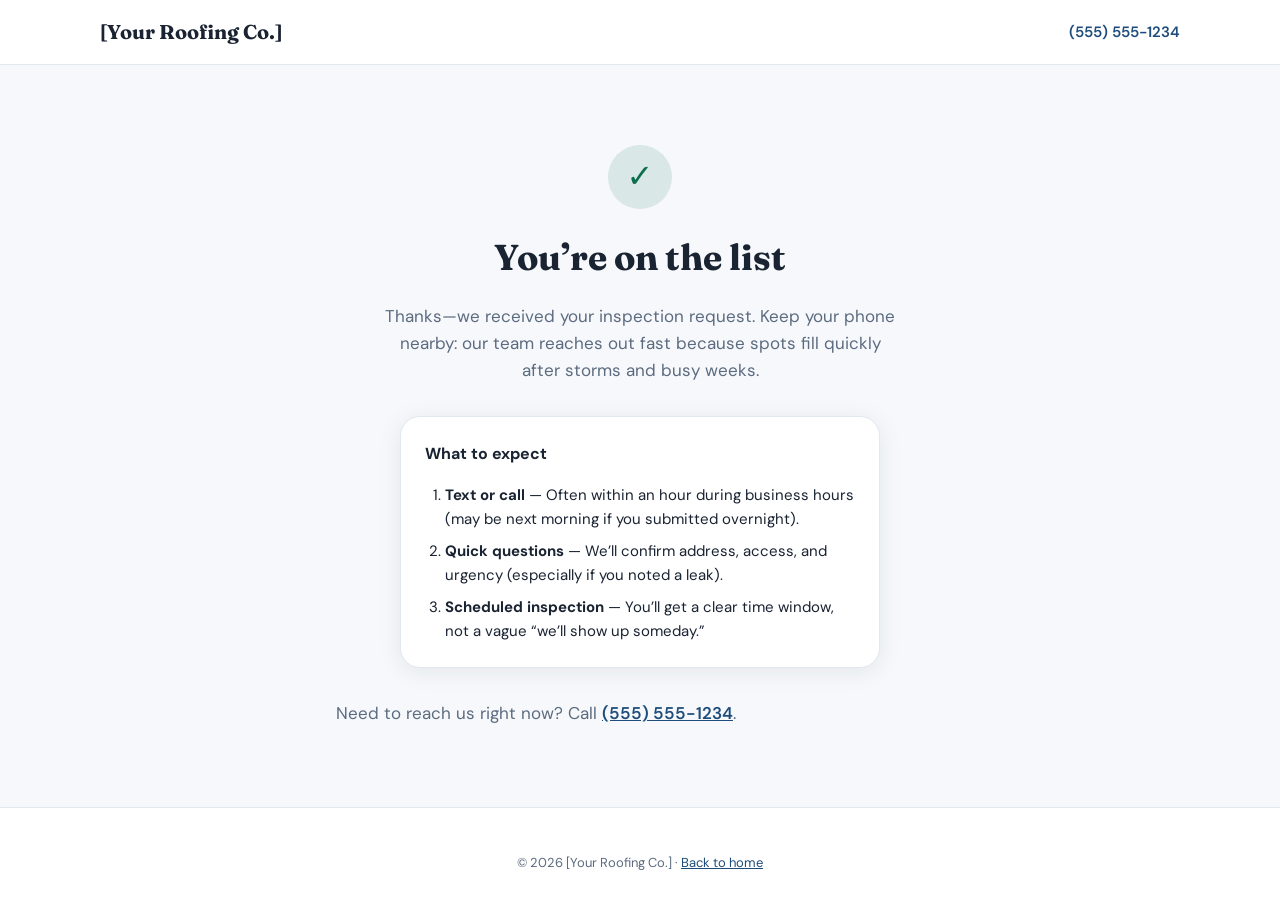
<file: campaign/thank-you.html>
<!DOCTYPE html>
<html lang="en">
<head>
  <meta charset="UTF-8" />
  <meta name="viewport" content="width=device-width, initial-scale=1.0" />
  <meta name="robots" content="noindex" />
  <title>Request received — [Your Roofing Co.]</title>
  <link rel="preconnect" href="https://fonts.googleapis.com" />
  <link rel="preconnect" href="https://fonts.gstatic.com" crossorigin />
  <link href="https://fonts.googleapis.com/css2?family=DM+Sans:ital,opsz,wght@0,9..40,400;0,9..40,500;0,9..40,600;0,9..40,700&family=Fraunces:opsz,wght@9..144,600;9..144,700&display=swap" rel="stylesheet" />
  <link rel="stylesheet" href="campaign.css" />
</head>
<body>
  <div class="campaign-wrap">
    <header class="campaign-header">
      <div class="container campaign-header-inner">
        <a class="campaign-logo" href="index.html">[Your Roofing Co.]</a>
        <a class="campaign-phone" href="tel:+15555551234">(555) 555-1234</a>
      </div>
    </header>

    <main class="ty-hero container-narrow">
      <div class="ty-badge" aria-hidden="true">✓</div>
      <h1>You’re on the list</h1>
      <p>Thanks—we received your inspection request. Keep your phone nearby: our team reaches out fast because spots fill quickly after storms and busy weeks.</p>

      <div class="ty-next">
        <h2>What to expect</h2>
        <ol>
          <li><strong>Text or call</strong> — Often within an hour during business hours (may be next morning if you submitted overnight).</li>
          <li><strong>Quick questions</strong> — We’ll confirm address, access, and urgency (especially if you noted a leak).</li>
          <li><strong>Scheduled inspection</strong> — You’ll get a clear time window, not a vague “we’ll show up someday.”</li>
        </ol>
      </div>

      <p class="campaign-lead" style="text-align:center;margin:0;">
        Need to reach us right now? Call <a href="tel:+15555551234" style="color:var(--brand);font-weight:600;">(555) 555-1234</a>.
      </p>
    </main>

    <footer class="campaign-footer">
      <div class="container">
        <p>&copy; <span id="campaign-year"></span> [Your Roofing Co.] · <a href="index.html">Back to home</a></p>
      </div>
    </footer>
  </div>
  <script>
    document.getElementById("campaign-year").textContent = String(new Date().getFullYear());
  </script>
</body>
</html>
</file>
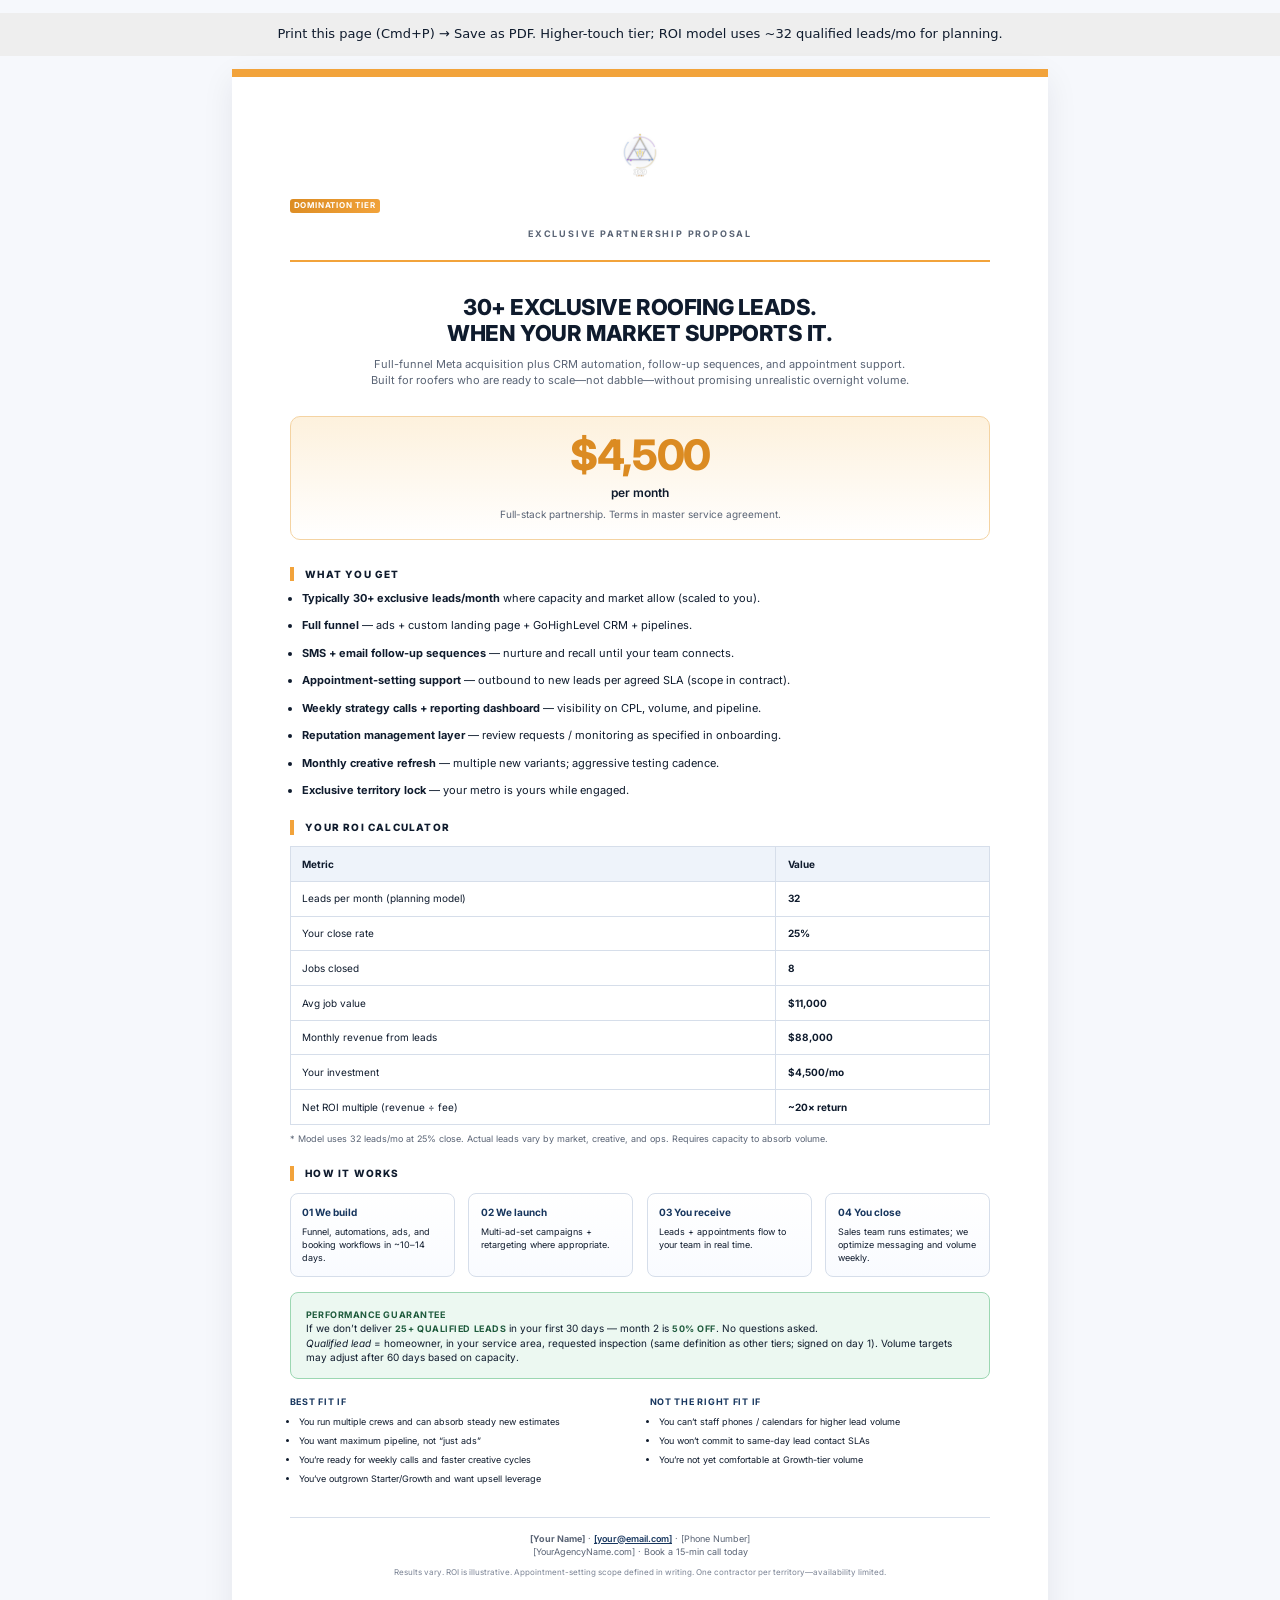
<file: deck/sales-deck-domination-4500.html>
<!DOCTYPE html>
<html lang="en">
<head>
  <meta charset="UTF-8" />
  <meta name="viewport" content="width=device-width, initial-scale=1.0" />
  <title>Exclusive Partnership Proposal — Domination ($4,500/mo)</title>
  <link rel="stylesheet" href="deck.css" />
</head>
<body class="deck-body">
  <p class="no-print" style="text-align:center;padding:12px;font-family:system-ui;font-size:13px;background:#eee;">
    Print this page (Cmd+P) → Save as PDF. Higher-touch tier; ROI model uses ~32 qualified leads/mo for planning.
  </p>
  <div class="deck-page">
    <div class="deck-logo">
      <img src="../assets/369-leads-logo.png" alt="369 Leads" />
    </div>
    <p class="deck-tier-badge">Domination tier</p>
    <p class="deck-kicker">Exclusive partnership proposal</p>
    <h1 class="deck-headline">30+ exclusive roofing leads.<br />When your market supports it.</h1>
    <p class="deck-sub">
      Full-funnel Meta acquisition plus CRM automation, follow-up sequences, and appointment support. Built for roofers who are ready to scale—not dabble—without promising unrealistic overnight volume.
    </p>
    <div class="deck-price-block">
      <div class="deck-price">$4,500</div>
      <div class="deck-price-note">per month</div>
      <div class="deck-price-fine">Full-stack partnership. Terms in master service agreement.</div>
    </div>

    <h2 class="deck-h2">What you get</h2>
    <ul class="deck-list">
      <li><strong>Typically 30+ exclusive leads/month</strong> where capacity and market allow (scaled to you).</li>
      <li><strong>Full funnel</strong> — ads + custom landing page + GoHighLevel CRM + pipelines.</li>
      <li><strong>SMS + email follow-up sequences</strong> — nurture and recall until your team connects.</li>
      <li><strong>Appointment-setting support</strong> — outbound to new leads per agreed SLA (scope in contract).</li>
      <li><strong>Weekly strategy calls + reporting dashboard</strong> — visibility on CPL, volume, and pipeline.</li>
      <li><strong>Reputation management layer</strong> — review requests / monitoring as specified in onboarding.</li>
      <li><strong>Monthly creative refresh</strong> — multiple new variants; aggressive testing cadence.</li>
      <li><strong>Exclusive territory lock</strong> — your metro is yours while engaged.</li>
    </ul>

    <h2 class="deck-h2">Your ROI calculator</h2>
    <table class="deck-roi" aria-label="ROI calculator">
      <tr><th>Metric</th><th>Value</th></tr>
      <tr><td>Leads per month (planning model)</td><td>32</td></tr>
      <tr><td>Your close rate</td><td>25%</td></tr>
      <tr><td>Jobs closed</td><td>8</td></tr>
      <tr><td>Avg job value</td><td>$11,000</td></tr>
      <tr><td>Monthly revenue from leads</td><td>$88,000</td></tr>
      <tr><td>Your investment</td><td>$4,500/mo</td></tr>
      <tr><td>Net ROI multiple (revenue ÷ fee)</td><td>~20× return</td></tr>
    </table>
    <p class="deck-roi-foot">* Model uses 32 leads/mo at 25% close. Actual leads vary by market, creative, and ops. Requires capacity to absorb volume.</p>

    <h2 class="deck-h2">How it works</h2>
    <div class="deck-steps">
      <div class="deck-step"><strong>01 We build</strong> Funnel, automations, ads, and booking workflows in ~10–14 days.</div>
      <div class="deck-step"><strong>02 We launch</strong> Multi-ad-set campaigns + retargeting where appropriate.</div>
      <div class="deck-step"><strong>03 You receive</strong> Leads + appointments flow to your team in real time.</div>
      <div class="deck-step"><strong>04 You close</strong> Sales team runs estimates; we optimize messaging and volume weekly.</div>
    </div>

    <div class="deck-guarantee">
      <strong>Performance guarantee</strong><br />
      If we don’t deliver <strong>25+ qualified leads</strong> in your first 30 days — month 2 is <strong>50% off</strong>. No questions asked.<br />
      <em>Qualified lead</em> = homeowner, in your service area, requested inspection (same definition as other tiers; signed on day 1). Volume targets may adjust after 60 days based on capacity.
    </div>

    <div class="deck-fit">
      <div class="deck-fit-col">
        <h3>Best fit if</h3>
        <ul>
          <li>You run multiple crews and can absorb steady new estimates</li>
          <li>You want maximum pipeline, not “just ads”</li>
          <li>You’re ready for weekly calls and faster creative cycles</li>
          <li>You’ve outgrown Starter/Growth and want upsell leverage</li>
        </ul>
      </div>
      <div class="deck-fit-col">
        <h3>Not the right fit if</h3>
        <ul>
          <li>You can’t staff phones / calendars for higher lead volume</li>
          <li>You won’t commit to same-day lead contact SLAs</li>
          <li>You’re not yet comfortable at Growth-tier volume</li>
        </ul>
      </div>
    </div>

    <div class="deck-footer">
      <strong>[Your Name]</strong> · <a href="mailto:your@email.com">[your@email.com]</a> · [Phone Number]<br />
      [YourAgencyName.com] · Book a 15-min call today
    </div>
    <p class="deck-disclaimer">Results vary. ROI is illustrative. Appointment-setting scope defined in writing. One contractor per territory—availability limited.</p>
  </div>
</body>
</html>
</file>
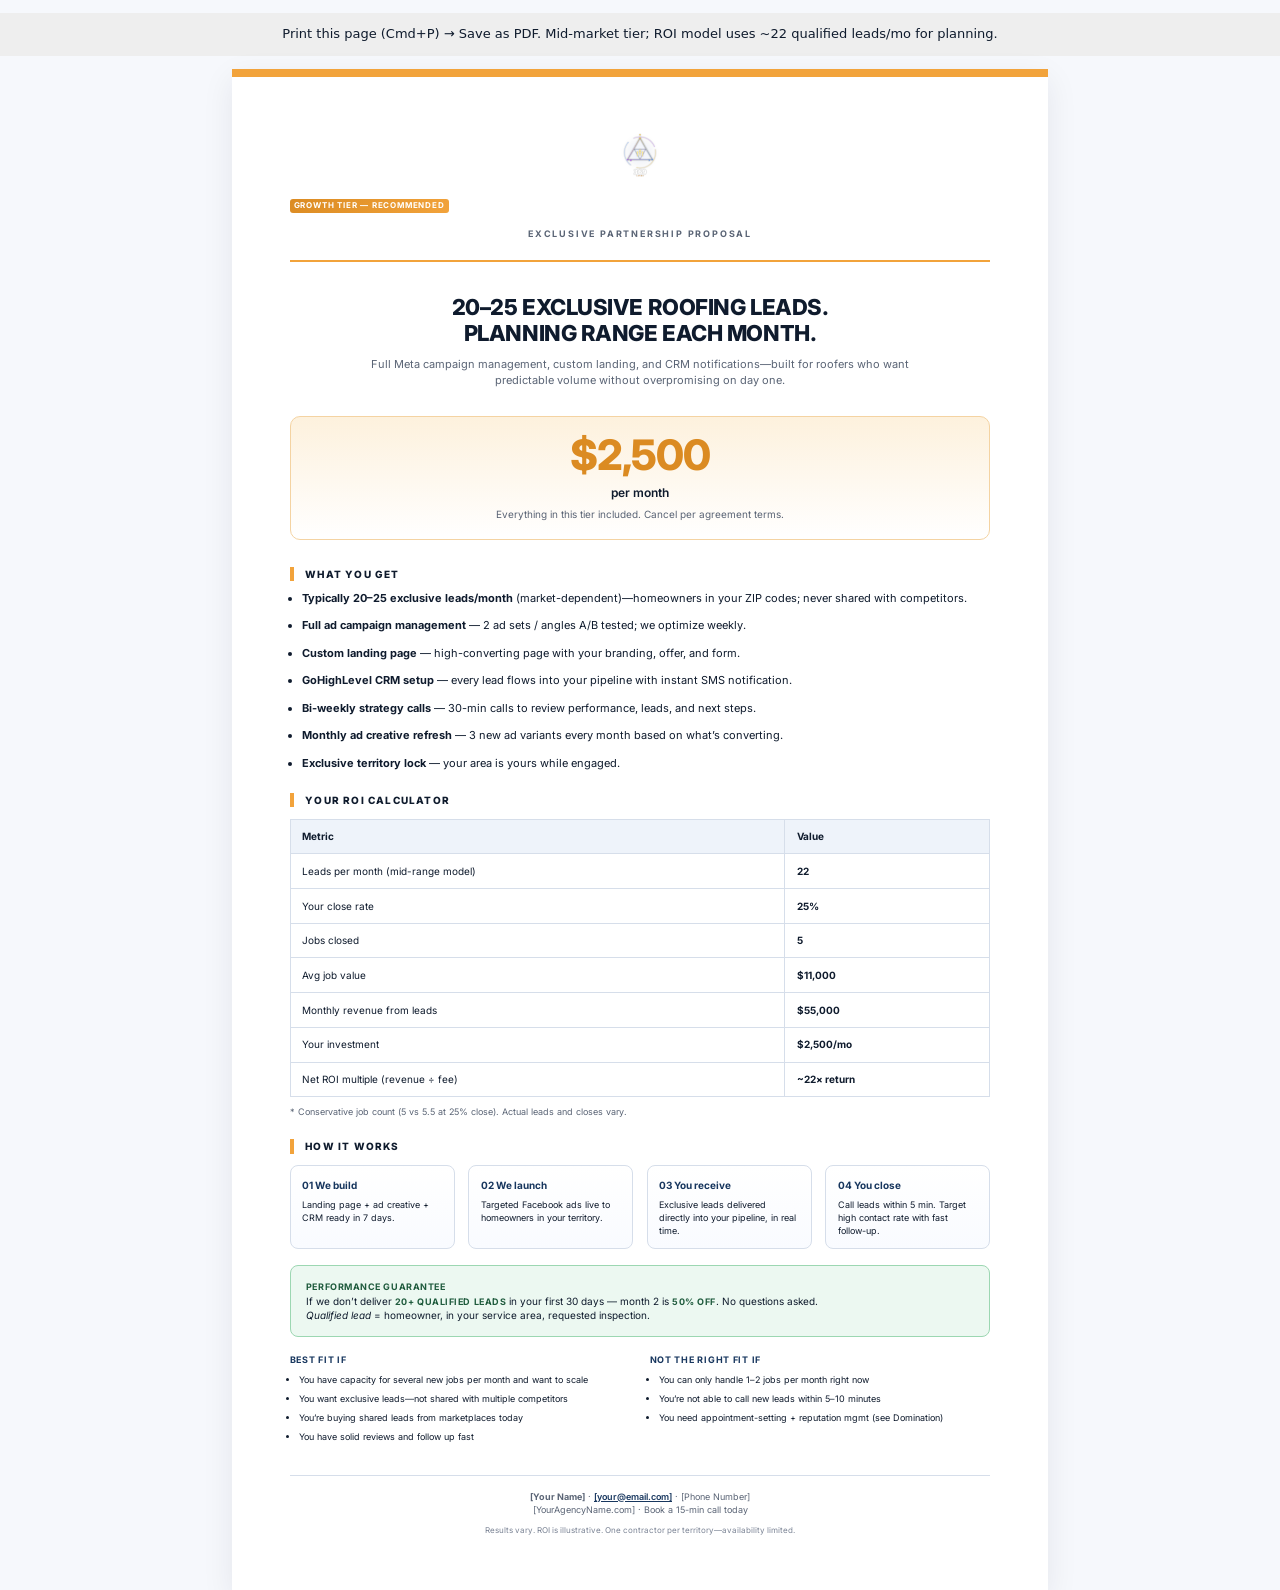
<file: deck/sales-deck-growth-2500.html>
<!DOCTYPE html>
<html lang="en">
<head>
  <meta charset="UTF-8" />
  <meta name="viewport" content="width=device-width, initial-scale=1.0" />
  <title>Exclusive Partnership Proposal — Growth ($2,500/mo)</title>
  <link rel="stylesheet" href="deck.css" />
</head>
<body class="deck-body">
  <p class="no-print" style="text-align:center;padding:12px;font-family:system-ui;font-size:13px;background:#eee;">
    Print this page (Cmd+P) → Save as PDF. Mid-market tier; ROI model uses ~22 qualified leads/mo for planning.
  </p>
  <div class="deck-page">
    <div class="deck-logo">
      <img src="../assets/369-leads-logo.png" alt="369 Leads" />
    </div>
    <p class="deck-tier-badge">Growth tier — recommended</p>
    <p class="deck-kicker">Exclusive partnership proposal</p>
    <h1 class="deck-headline">20–25 exclusive roofing leads.<br />Planning range each month.</h1>
    <p class="deck-sub">
      Full Meta campaign management, custom landing, and CRM notifications—built for roofers who want predictable volume without overpromising on day one.
    </p>
    <div class="deck-price-block">
      <div class="deck-price">$2,500</div>
      <div class="deck-price-note">per month</div>
      <div class="deck-price-fine">Everything in this tier included. Cancel per agreement terms.</div>
    </div>

    <h2 class="deck-h2">What you get</h2>
    <ul class="deck-list">
      <li><strong>Typically 20–25 exclusive leads/month</strong> (market-dependent)—homeowners in your ZIP codes; never shared with competitors.</li>
      <li><strong>Full ad campaign management</strong> — 2 ad sets / angles A/B tested; we optimize weekly.</li>
      <li><strong>Custom landing page</strong> — high-converting page with your branding, offer, and form.</li>
      <li><strong>GoHighLevel CRM setup</strong> — every lead flows into your pipeline with instant SMS notification.</li>
      <li><strong>Bi-weekly strategy calls</strong> — 30-min calls to review performance, leads, and next steps.</li>
      <li><strong>Monthly ad creative refresh</strong> — 3 new ad variants every month based on what’s converting.</li>
      <li><strong>Exclusive territory lock</strong> — your area is yours while engaged.</li>
    </ul>

    <h2 class="deck-h2">Your ROI calculator</h2>
    <table class="deck-roi" aria-label="ROI calculator">
      <tr><th>Metric</th><th>Value</th></tr>
      <tr><td>Leads per month (mid-range model)</td><td>22</td></tr>
      <tr><td>Your close rate</td><td>25%</td></tr>
      <tr><td>Jobs closed</td><td>5</td></tr>
      <tr><td>Avg job value</td><td>$11,000</td></tr>
      <tr><td>Monthly revenue from leads</td><td>$55,000</td></tr>
      <tr><td>Your investment</td><td>$2,500/mo</td></tr>
      <tr><td>Net ROI multiple (revenue ÷ fee)</td><td>~22× return</td></tr>
    </table>
    <p class="deck-roi-foot">* Conservative job count (5 vs 5.5 at 25% close). Actual leads and closes vary.</p>

    <h2 class="deck-h2">How it works</h2>
    <div class="deck-steps">
      <div class="deck-step"><strong>01 We build</strong> Landing page + ad creative + CRM ready in 7 days.</div>
      <div class="deck-step"><strong>02 We launch</strong> Targeted Facebook ads live to homeowners in your territory.</div>
      <div class="deck-step"><strong>03 You receive</strong> Exclusive leads delivered directly into your pipeline, in real time.</div>
      <div class="deck-step"><strong>04 You close</strong> Call leads within 5 min. Target high contact rate with fast follow-up.</div>
    </div>

    <div class="deck-guarantee">
      <strong>Performance guarantee</strong><br />
      If we don’t deliver <strong>20+ qualified leads</strong> in your first 30 days — month 2 is <strong>50% off</strong>. No questions asked.<br />
      <em>Qualified lead</em> = homeowner, in your service area, requested inspection.
    </div>

    <div class="deck-fit">
      <div class="deck-fit-col">
        <h3>Best fit if</h3>
        <ul>
          <li>You have capacity for several new jobs per month and want to scale</li>
          <li>You want exclusive leads—not shared with multiple competitors</li>
          <li>You’re buying shared leads from marketplaces today</li>
          <li>You have solid reviews and follow up fast</li>
        </ul>
      </div>
      <div class="deck-fit-col">
        <h3>Not the right fit if</h3>
        <ul>
          <li>You can only handle 1–2 jobs per month right now</li>
          <li>You’re not able to call new leads within 5–10 minutes</li>
          <li>You need appointment-setting + reputation mgmt (see Domination)</li>
        </ul>
      </div>
    </div>

    <div class="deck-footer">
      <strong>[Your Name]</strong> · <a href="mailto:your@email.com">[your@email.com]</a> · [Phone Number]<br />
      [YourAgencyName.com] · Book a 15-min call today
    </div>
    <p class="deck-disclaimer">Results vary. ROI is illustrative. One contractor per territory—availability limited.</p>
  </div>
</body>
</html>
</file>
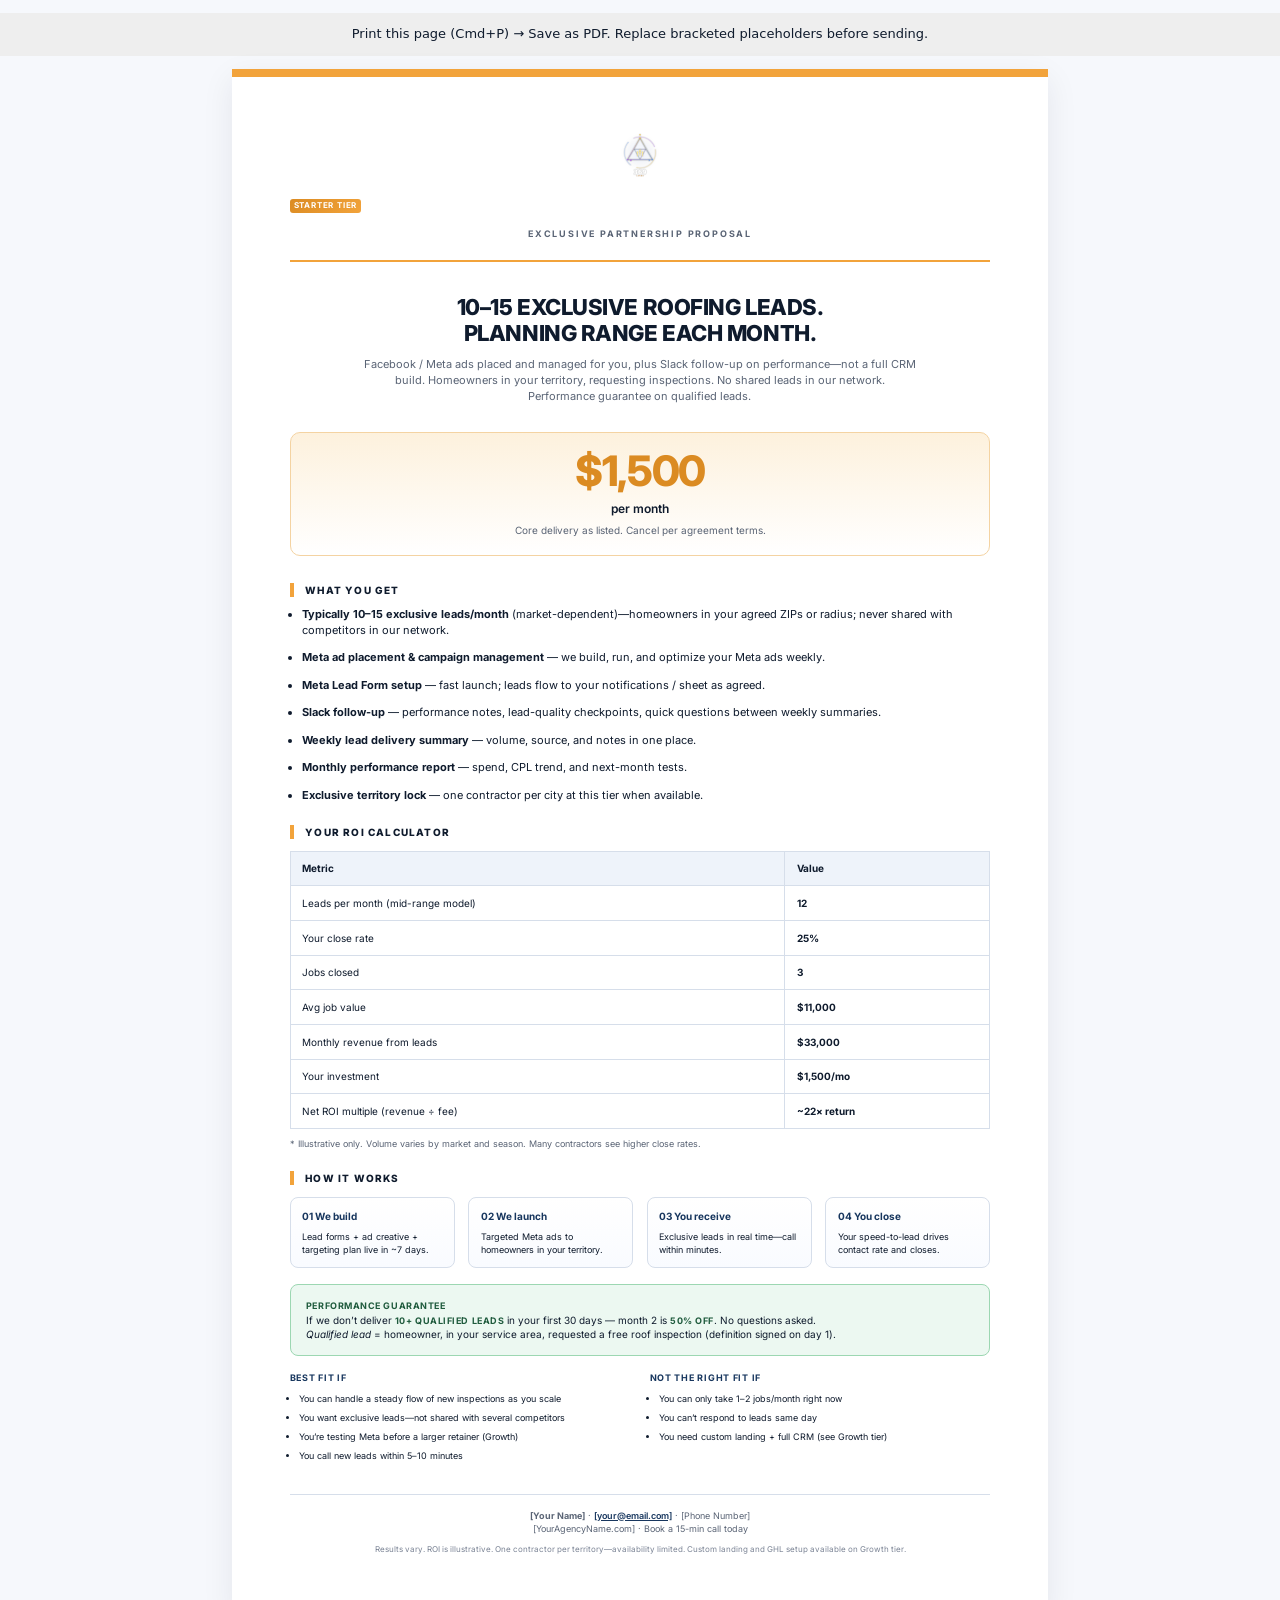
<file: deck/sales-deck-starter-1500.html>
<!DOCTYPE html>
<html lang="en">
<head>
  <meta charset="UTF-8" />
  <meta name="viewport" content="width=device-width, initial-scale=1.0" />
  <title>Exclusive Partnership Proposal — Starter ($1,500/mo)</title>
  <link rel="stylesheet" href="deck.css" />
</head>
<body class="deck-body">
  <p class="no-print" style="text-align:center;padding:12px;font-family:system-ui;font-size:13px;background:#eee;">
    Print this page (Cmd+P) → Save as PDF. Replace bracketed placeholders before sending.
  </p>
  <div class="deck-page">
    <div class="deck-logo">
      <img src="../assets/369-leads-logo.png" alt="369 Leads" />
    </div>
    <p class="deck-tier-badge">Starter tier</p>
    <p class="deck-kicker">Exclusive partnership proposal</p>
    <h1 class="deck-headline">10–15 exclusive roofing leads.<br />Planning range each month.</h1>
    <p class="deck-sub">
      Facebook / Meta ads placed and managed for you, plus Slack follow-up on performance—not a full CRM build. Homeowners in your territory, requesting inspections. No shared leads in our network. Performance guarantee on qualified leads.
    </p>
    <div class="deck-price-block">
      <div class="deck-price">$1,500</div>
      <div class="deck-price-note">per month</div>
      <div class="deck-price-fine">Core delivery as listed. Cancel per agreement terms.</div>
    </div>

    <h2 class="deck-h2">What you get</h2>
    <ul class="deck-list">
      <li><strong>Typically 10–15 exclusive leads/month</strong> (market-dependent)—homeowners in your agreed ZIPs or radius; never shared with competitors in our network.</li>
      <li><strong>Meta ad placement &amp; campaign management</strong> — we build, run, and optimize your Meta ads weekly.</li>
      <li><strong>Meta Lead Form setup</strong> — fast launch; leads flow to your notifications / sheet as agreed.</li>
      <li><strong>Slack follow-up</strong> — performance notes, lead-quality checkpoints, quick questions between weekly summaries.</li>
      <li><strong>Weekly lead delivery summary</strong> — volume, source, and notes in one place.</li>
      <li><strong>Monthly performance report</strong> — spend, CPL trend, and next-month tests.</li>
      <li><strong>Exclusive territory lock</strong> — one contractor per city at this tier when available.</li>
    </ul>

    <h2 class="deck-h2">Your ROI calculator</h2>
    <table class="deck-roi" aria-label="ROI calculator">
      <tr><th>Metric</th><th>Value</th></tr>
      <tr><td>Leads per month (mid-range model)</td><td>12</td></tr>
      <tr><td>Your close rate</td><td>25%</td></tr>
      <tr><td>Jobs closed</td><td>3</td></tr>
      <tr><td>Avg job value</td><td>$11,000</td></tr>
      <tr><td>Monthly revenue from leads</td><td>$33,000</td></tr>
      <tr><td>Your investment</td><td>$1,500/mo</td></tr>
      <tr><td>Net ROI multiple (revenue ÷ fee)</td><td>~22× return</td></tr>
    </table>
    <p class="deck-roi-foot">* Illustrative only. Volume varies by market and season. Many contractors see higher close rates.</p>

    <h2 class="deck-h2">How it works</h2>
    <div class="deck-steps">
      <div class="deck-step"><strong>01 We build</strong> Lead forms + ad creative + targeting plan live in ~7 days.</div>
      <div class="deck-step"><strong>02 We launch</strong> Targeted Meta ads to homeowners in your territory.</div>
      <div class="deck-step"><strong>03 You receive</strong> Exclusive leads in real time—call within minutes.</div>
      <div class="deck-step"><strong>04 You close</strong> Your speed-to-lead drives contact rate and closes.</div>
    </div>

    <div class="deck-guarantee">
      <strong>Performance guarantee</strong><br />
      If we don’t deliver <strong>10+ qualified leads</strong> in your first 30 days — month 2 is <strong>50% off</strong>. No questions asked.<br />
      <em>Qualified lead</em> = homeowner, in your service area, requested a free roof inspection (definition signed on day 1).
    </div>

    <div class="deck-fit">
      <div class="deck-fit-col">
        <h3>Best fit if</h3>
        <ul>
          <li>You can handle a steady flow of new inspections as you scale</li>
          <li>You want exclusive leads—not shared with several competitors</li>
          <li>You’re testing Meta before a larger retainer (Growth)</li>
          <li>You call new leads within 5–10 minutes</li>
        </ul>
      </div>
      <div class="deck-fit-col">
        <h3>Not the right fit if</h3>
        <ul>
          <li>You can only take 1–2 jobs/month right now</li>
          <li>You can’t respond to leads same day</li>
          <li>You need custom landing + full CRM (see Growth tier)</li>
        </ul>
      </div>
    </div>

    <div class="deck-footer">
      <strong>[Your Name]</strong> · <a href="mailto:your@email.com">[your@email.com]</a> · [Phone Number]<br />
      [YourAgencyName.com] · Book a 15-min call today
    </div>
    <p class="deck-disclaimer">Results vary. ROI is illustrative. One contractor per territory—availability limited. Custom landing and GHL setup available on Growth tier.</p>
  </div>
</body>
</html>
</file>
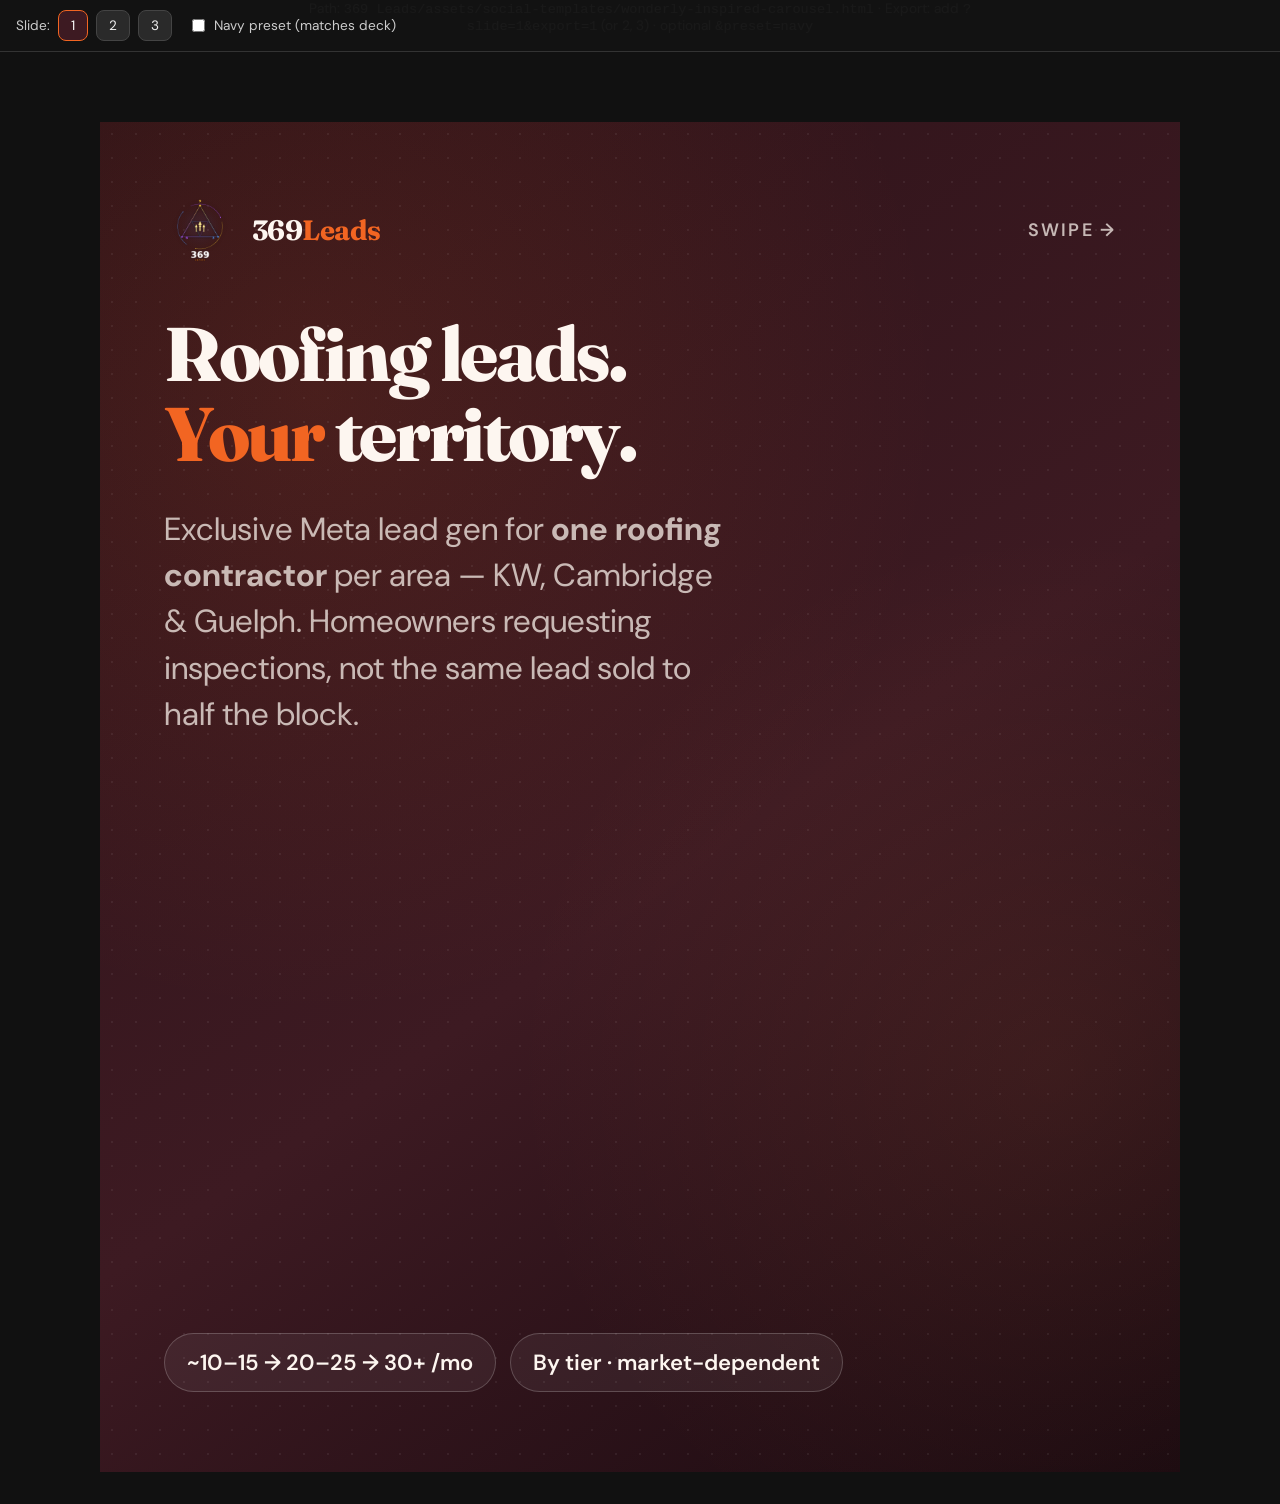
<file: assets/social-templates/wonderly-inspired-carousel.html>
<!DOCTYPE html>
<html lang="en">
<head>
  <meta charset="UTF-8" />
  <meta name="viewport" content="width=device-width, initial-scale=1" />
  <title>369 Leads — social carousel (export 1080×1350)</title>
  <link rel="preconnect" href="https://fonts.googleapis.com" />
  <link rel="preconnect" href="https://fonts.gstatic.com" crossorigin />
  <link href="https://fonts.googleapis.com/css2?family=DM+Sans:ital,opsz,wght@0,9..40,400;0,9..40,500;0,9..40,600;0,9..40,700&family=Fraunces:opsz,wght@9..144,600;9..144,700;9..144,800&display=swap" rel="stylesheet" />
  <style>
    :root {
      --wine: #2c1218;
      --wine-mid: #3d1a22;
      --accent: #f26522;
      --accent-soft: #ff8f4d;
      --cream: #fdf6f0;
      --cream-muted: rgba(253, 246, 240, 0.72);
      --dot: rgba(255, 255, 255, 0.12);
    }
    body[data-preset="navy"] {
      --wine: #0b1424;
      --wine-mid: #13213c;
      --accent: #e37e0c;
      --accent-soft: #f2a33b;
      --cream: #f0f4fa;
      --cream-muted: rgba(240, 244, 250, 0.75);
      --dot: rgba(255, 255, 255, 0.08);
    }
    * { box-sizing: border-box; }
    html, body {
      margin: 0;
      padding: 0;
      background: #111;
      font-family: "DM Sans", system-ui, sans-serif;
    }
    .toolbar {
      position: fixed;
      top: 0;
      left: 0;
      right: 0;
      z-index: 100;
      display: flex;
      flex-wrap: wrap;
      align-items: center;
      gap: 0.5rem;
      padding: 0.65rem 1rem;
      background: rgba(20, 20, 20, 0.95);
      border-bottom: 1px solid #333;
      font-size: 0.85rem;
      color: #ccc;
    }
    .toolbar button {
      background: #2a2a2a;
      border: 1px solid #444;
      color: #eee;
      padding: 0.35rem 0.75rem;
      border-radius: 8px;
      cursor: pointer;
      font: inherit;
    }
    .toolbar button:hover { border-color: var(--accent); }
    .toolbar button.is-active {
      background: #3d1a22;
      border-color: #f26522;
      color: #fff;
    }
    body[data-preset="navy"] .toolbar button.is-active {
      background: #13213c;
      border-color: #e37e0c;
    }
    .toolbar label { display: flex; align-items: center; gap: 0.35rem; margin-left: 0.5rem; }
    .stage {
      padding-top: 4.5rem;
      padding-bottom: 2rem;
      display: flex;
      flex-direction: column;
      align-items: center;
      gap: 2rem;
    }
    .slide {
      width: 1080px;
      height: 1350px;
      position: relative;
      overflow: hidden;
      background: linear-gradient(145deg, var(--wine) 0%, var(--wine-mid) 55%, #1a0a10 100%);
      color: var(--cream);
      flex-shrink: 0;
    }
    body[data-preset="navy"] .slide {
      background: linear-gradient(145deg, var(--wine) 0%, var(--wine-mid) 50%, #0a1628 100%);
    }
    .slide::before {
      content: "";
      position: absolute;
      inset: 0;
      background-image: radial-gradient(circle at 20% 20%, rgba(242, 101, 34, 0.12) 0%, transparent 45%),
        radial-gradient(circle at 88% 70%, rgba(255, 143, 77, 0.08) 0%, transparent 40%);
      pointer-events: none;
    }
    body[data-preset="navy"] .slide::before {
      background-image: radial-gradient(circle at 15% 15%, rgba(227, 126, 12, 0.15) 0%, transparent 42%),
        radial-gradient(circle at 85% 75%, rgba(242, 163, 59, 0.06) 0%, transparent 38%);
    }
    .dots {
      position: absolute;
      inset: 0;
      background-image: radial-gradient(var(--dot) 1px, transparent 1px);
      background-size: 24px 24px;
      opacity: 0.5;
      pointer-events: none;
    }
    .slide-inner {
      position: relative;
      height: 100%;
      padding: 72px 64px 80px;
      display: flex;
      flex-direction: column;
    }
    .brand-row {
      display: flex;
      align-items: center;
      justify-content: space-between;
      margin-bottom: 48px;
    }
    .brand-with-logo {
      display: flex;
      align-items: center;
      gap: 16px;
    }
    .brand-with-logo img {
      height: 72px;
      width: auto;
      display: block;
    }
    .brand-mark {
      font-family: "Fraunces", Georgia, serif;
      font-weight: 700;
      font-size: 28px;
      letter-spacing: -0.02em;
      color: var(--cream);
    }
    .brand-mark span { color: var(--accent); }
    .swipe-hint {
      font-size: 18px;
      font-weight: 600;
      letter-spacing: 0.12em;
      text-transform: uppercase;
      color: var(--cream-muted);
    }
    .headline {
      font-family: "Fraunces", Georgia, serif;
      font-weight: 800;
      font-size: 76px;
      line-height: 1.05;
      letter-spacing: -0.03em;
      margin: 0 0 32px;
      max-width: 14ch;
    }
    .headline em { font-style: normal; color: var(--accent); }
    .sub {
      font-size: 32px;
      line-height: 1.45;
      color: var(--cream-muted);
      max-width: 26ch;
      margin: 0 0 auto;
      font-weight: 400;
    }
    .pill-row {
      display: flex;
      flex-wrap: wrap;
      gap: 14px;
      margin-top: 40px;
    }
    .pill {
      display: inline-block;
      padding: 14px 22px;
      border-radius: 999px;
      border: 1px solid rgba(255, 255, 255, 0.2);
      font-size: 22px;
      font-weight: 600;
      color: var(--cream);
      background: rgba(255, 255, 255, 0.06);
    }
    .cta-bar { margin-top: 48px; display: flex; flex-wrap: wrap; gap: 24px; align-items: center; }
    .cta {
      display: inline-flex;
      align-items: center;
      justify-content: center;
      padding: 22px 40px;
      border-radius: 999px;
      background: linear-gradient(180deg, var(--accent-soft) 0%, var(--accent) 100%);
      color: #1a0a08;
      font-size: 26px;
      font-weight: 700;
      text-decoration: none;
      box-shadow: 0 12px 40px rgba(242, 101, 34, 0.35);
    }
    body[data-preset="navy"] .cta {
      color: #0b1424;
      box-shadow: 0 12px 40px rgba(227, 126, 12, 0.3);
    }
    .footnote {
      font-size: 20px;
      color: var(--cream-muted);
      margin-top: 24px;
      line-height: 1.4;
    }
    .slide[data-slide="2"] .headline { font-size: 58px; max-width: 18ch; }
    .big-list {
      margin: 0;
      padding: 0;
      list-style: none;
      font-size: 23px;
      line-height: 1.5;
      color: var(--cream);
      max-width: 36ch;
    }
    .slide[data-slide="2"] .big-list li { margin-bottom: 16px; }
    .big-list li {
      margin-bottom: 22px;
      padding-left: 36px;
      position: relative;
    }
    .big-list li::before {
      content: "";
      position: absolute;
      left: 0;
      top: 0.55em;
      width: 12px;
      height: 12px;
      border-radius: 50%;
      background: var(--accent);
    }
    .quote {
      font-family: "Fraunces", Georgia, serif;
      font-size: 48px;
      font-weight: 600;
      line-height: 1.25;
      margin: 0 0 32px;
      color: var(--cream);
      max-width: 22ch;
    }
    .quote-attrib { font-size: 24px; color: var(--cream-muted); font-weight: 500; }
    .hint {
      max-width: 720px;
      margin: 0 auto 1rem;
      padding: 0 1rem;
      font-size: 0.85rem;
      color: #888;
      text-align: center;
    }
  </style>
</head>
<body data-preset="warm">
  <div class="toolbar">
    <span>Slide:</span>
    <button type="button" data-show="1" class="is-active">1</button>
    <button type="button" data-show="2">2</button>
    <button type="button" data-show="3">3</button>
    <label><input type="checkbox" id="presetNavy" /> Navy preset (matches deck)</label>
  </div>
  <p class="hint">
    Path: <code>369 Leads/assets/social-templates/wonderly-inspired-carousel.html</code> · Export: add
    <code>?slide=1&amp;export=1</code> (or 2, 3) · optional <code>&amp;preset=navy</code>
  </p>

  <div class="stage">
    <div class="slide" data-slide="1" id="slide1">
      <div class="dots"></div>
      <div class="slide-inner">
        <div class="brand-row">
          <div class="brand-with-logo">
            <img src="../369-leads-logo.png" alt="" width="72" height="72" decoding="async" />
            <div class="brand-mark">369<span>Leads</span></div>
          </div>
          <div class="swipe-hint">Swipe →</div>
        </div>
        <h1 class="headline">Roofing leads.<br /><em>Your</em> territory.</h1>
        <p class="sub">Exclusive Meta lead gen for <strong>one roofing contractor</strong> per area — KW, Cambridge &amp; Guelph. Homeowners requesting inspections, not the same lead sold to half the block.</p>
        <div class="pill-row">
          <span class="pill">~10–15 → 20–25 → 30+ /mo</span>
          <span class="pill">By tier · market-dependent</span>
        </div>
      </div>
    </div>

    <div class="slide" data-slide="2" id="slide2" hidden>
      <div class="dots"></div>
      <div class="slide-inner">
        <div class="brand-row">
          <div class="brand-with-logo">
            <img src="../369-leads-logo.png" alt="" width="72" height="72" decoding="async" />
            <div class="brand-mark">369<span>Leads</span></div>
          </div>
          <div class="swipe-hint">Swipe →</div>
        </div>
        <h1 class="headline">What we <em>actually</em> sell</h1>
        <ul class="big-list">
          <li><strong>Starter $1,500/mo</strong> — Meta placement &amp; management, lead forms, weekly summary, <strong>Slack</strong>, monthly report. Planning ~<strong>10–15</strong> qualified/mo.</li>
          <li><strong>Growth $2,500/mo</strong> — landing page, GHL + SMS, bi-weekly calls, 3 creatives/mo. Planning ~<strong>20–25</strong>/mo.</li>
          <li><strong>Domination $4,500/mo</strong> — full funnel + automations, weekly calls &amp; dashboard. Planning <strong>30+</strong>/mo when market &amp; ops allow.</li>
          <li><strong>First 30 days:</strong> <strong>10 / 20 / 25</strong> qualified (by tier) or month 2 half off — signed definition day one.</li>
        </ul>
        <p class="footnote">Planning ranges ≠ promises. Homeowner campaigns: Meta <strong>Housing</strong> special ad category when required.</p>
      </div>
    </div>

    <div class="slide" data-slide="3" id="slide3" hidden>
      <div class="dots"></div>
      <div class="slide-inner">
        <div class="brand-row">
          <div class="brand-with-logo">
            <img src="../369-leads-logo.png" alt="" width="72" height="72" decoding="async" />
            <div class="brand-mark">369<span>Leads</span></div>
          </div>
          <div class="swipe-hint">Last</div>
        </div>
        <p class="quote">Three retainers. One rule: <em>don’t over-promise</em> the roofers who answer the phone.</p>
        <p class="quote-attrib">$1,500 · $2,500 · $4,500/mo · ROI calculator on 369leads.ca</p>
        <div class="cta-bar">
          <a class="cta" href="https://calendly.com/rrdegyves/consultant-call">Book a free 15-min call</a>
        </div>
        <p class="footnote">Exclusive territories · Limited slots · Results vary — not legal or financial advice</p>
      </div>
    </div>
  </div>

  <script>
    function showSlide(n) {
      document.querySelectorAll(".slide").forEach((s) => {
        s.hidden = s.getAttribute("data-slide") !== n;
      });
      document.querySelectorAll("[data-show]").forEach((b) => {
        b.classList.toggle("is-active", b.getAttribute("data-show") === n);
      });
    }
    document.querySelectorAll("[data-show]").forEach((btn) => {
      btn.addEventListener("click", () => showSlide(btn.getAttribute("data-show")));
    });
    document.getElementById("presetNavy").addEventListener("change", (e) => {
      document.body.dataset.preset = e.target.checked ? "navy" : "warm";
    });
    (function initFromUrl() {
      const p = new URLSearchParams(window.location.search);
      if (p.get("preset") === "navy") {
        document.getElementById("presetNavy").checked = true;
        document.body.dataset.preset = "navy";
      }
      const slide = p.get("slide");
      if (slide === "1" || slide === "2" || slide === "3") showSlide(slide);
      if (p.get("export") === "1") {
        document.querySelector(".toolbar").style.display = "none";
        document.querySelector(".hint").style.display = "none";
        document.querySelector(".stage").style.paddingTop = "0";
      }
    })();
  </script>
</body>
</html>
</file>
<file: styles.css>
/* 369 Leads — roofing lead generation landing */

:root {
  --bg: #0c1117;
  --bg-elevated: #141c26;
  --surface: #1a2433;
  --border: rgba(255, 255, 255, 0.08);
  --text: #e8ecf1;
  --muted: #8b9aab;
  --accent: #e8a54b;
  --accent-dim: #c4893d;
  --accent-glow: rgba(232, 165, 75, 0.25);
  --font-sans: "DM Sans", system-ui, sans-serif;
  --font-display: "Fraunces", Georgia, serif;
  --radius: 12px;
  --radius-lg: 20px;
  --space: clamp(1rem, 4vw, 2rem);
  --max: 1120px;
}

*,
*::before,
*::after {
  box-sizing: border-box;
}

html {
  scroll-behavior: smooth;
}

body {
  margin: 0;
  font-family: var(--font-sans);
  font-size: 1.0625rem;
  line-height: 1.6;
  color: var(--text);
  background: var(--bg);
  -webkit-font-smoothing: antialiased;
}

.container {
  width: min(100% - var(--space) * 2, var(--max));
  margin-inline: auto;
}

/* Header */
.site-header {
  position: sticky;
  top: 0;
  z-index: 100;
  background: rgba(12, 17, 23, 0.85);
  backdrop-filter: blur(12px);
  border-bottom: 1px solid var(--border);
}

.header-inner {
  display: flex;
  align-items: center;
  justify-content: space-between;
  padding: 1rem 0;
  gap: 1rem;
}

.logo {
  font-family: var(--font-display);
  font-weight: 700;
  font-size: 1.35rem;
  color: var(--text);
  text-decoration: none;
  letter-spacing: -0.02em;
}

.logo span {
  color: var(--accent);
}

.logo-with-mark {
  display: flex;
  align-items: center;
  line-height: 0;
}

.site-logo-img {
  display: block;
  height: 2.65rem;
  width: auto;
  max-width: 11rem;
  object-fit: contain;
  object-position: left center;
}

.site-logo-img--footer {
  height: 2rem;
  max-width: 8rem;
  margin: 0 auto;
  opacity: 0.95;
}

.footer-logo-wrap {
  display: inline-block;
  text-decoration: none;
}

.nav {
  display: flex;
  align-items: center;
  gap: 1.75rem;
}

.nav a:not(.btn) {
  color: var(--muted);
  text-decoration: none;
  font-size: 0.9375rem;
  font-weight: 500;
  transition: color 0.2s;
}

.nav a:not(.btn):hover {
  color: var(--text);
}

.nav-toggle {
  display: none;
  flex-direction: column;
  gap: 5px;
  padding: 0.5rem;
  background: transparent;
  border: 1px solid var(--border);
  border-radius: 8px;
  cursor: pointer;
}

.nav-toggle span {
  display: block;
  width: 22px;
  height: 2px;
  background: var(--text);
  border-radius: 1px;
}

@media (max-width: 768px) {
  .nav-toggle {
    display: flex;
  }

  .nav {
    position: fixed;
    inset: 0 0 auto 0;
    top: 57px;
    flex-direction: column;
    align-items: stretch;
    padding: 1.25rem var(--space);
    background: var(--bg-elevated);
    border-bottom: 1px solid var(--border);
    gap: 0;
    transform: translateY(-120%);
    opacity: 0;
    visibility: hidden;
    transition: transform 0.25s, opacity 0.25s, visibility 0.25s;
  }

  .nav.is-open {
    transform: translateY(0);
    opacity: 1;
    visibility: visible;
  }

  .nav a:not(.btn) {
    padding: 0.85rem 0;
    border-bottom: 1px solid var(--border);
  }

  .nav .nav-cta {
    margin-top: 1rem;
    text-align: center;
  }
}

/* Buttons */
.btn {
  display: inline-flex;
  align-items: center;
  justify-content: center;
  padding: 0.85rem 1.5rem;
  font-family: var(--font-sans);
  font-size: 0.9375rem;
  font-weight: 600;
  text-decoration: none;
  border-radius: var(--radius);
  border: none;
  cursor: pointer;
  transition: background 0.2s, color 0.2s, box-shadow 0.2s, transform 0.15s;
}

.btn:active {
  transform: scale(0.98);
}

.btn-sm {
  padding: 0.55rem 1.1rem;
  font-size: 0.875rem;
}

.btn-primary {
  background: linear-gradient(145deg, var(--accent) 0%, var(--accent-dim) 100%);
  color: #1a1208;
  box-shadow: 0 4px 24px var(--accent-glow);
}

.btn-primary:hover {
  filter: brightness(1.06);
  box-shadow: 0 6px 32px var(--accent-glow);
}

.btn-ghost {
  background: transparent;
  color: var(--text);
  border: 1px solid var(--border);
}

.btn-ghost:hover {
  background: var(--surface);
  border-color: rgba(255, 255, 255, 0.15);
}

.btn-block {
  width: 100%;
}

/* Hero */
.hero {
  padding: clamp(3rem, 8vw, 5.5rem) 0 clamp(4rem, 10vw, 6rem);
  background:
    radial-gradient(ellipse 80% 50% at 50% -20%, var(--accent-glow), transparent),
    var(--bg);
}

.hero-grid {
  display: grid;
  grid-template-columns: 1fr 1fr;
  gap: clamp(2rem, 5vw, 4rem);
  align-items: start;
}

@media (max-width: 900px) {
  .hero-grid {
    grid-template-columns: 1fr;
  }
}

.eyebrow {
  display: inline-block;
  margin: 0 0 1rem;
  padding: 0.35rem 0.75rem;
  font-size: 0.75rem;
  font-weight: 600;
  letter-spacing: 0.08em;
  text-transform: uppercase;
  color: var(--accent);
  background: rgba(232, 165, 75, 0.12);
  border-radius: 999px;
  border: 1px solid rgba(232, 165, 75, 0.25);
}

.hero h1 {
  margin: 0 0 1.25rem;
  font-family: var(--font-display);
  font-size: clamp(2.25rem, 5vw, 3.35rem);
  font-weight: 700;
  line-height: 1.12;
  letter-spacing: -0.02em;
}

.lead {
  margin: 0 0 1.75rem;
  color: var(--muted);
  font-size: 1.125rem;
  max-width: 36rem;
}

.hero-actions {
  display: flex;
  flex-wrap: wrap;
  gap: 0.75rem;
  margin-bottom: 2rem;
}

.hero-bullets {
  margin: 0;
  padding-left: 1.25rem;
  color: var(--muted);
  font-size: 0.9375rem;
}

.hero-bullets li {
  margin-bottom: 0.5rem;
}

.hero-bullets li::marker {
  color: var(--accent);
}

.hero-card {
  background: var(--bg-elevated);
  border: 1px solid var(--border);
  border-radius: var(--radius-lg);
  padding: 1.75rem;
  box-shadow: 0 24px 48px rgba(0, 0, 0, 0.35);
}

.stat-stack {
  display: flex;
  flex-direction: column;
  gap: 1rem;
}

.stat {
  padding: 1.25rem 1.35rem;
  background: var(--surface);
  border-radius: var(--radius);
  border: 1px solid var(--border);
}

.stat-accent {
  border-color: rgba(232, 165, 75, 0.35);
  background: linear-gradient(135deg, rgba(232, 165, 75, 0.08) 0%, var(--surface) 100%);
}

.stat-label {
  display: block;
  font-size: 0.75rem;
  font-weight: 600;
  text-transform: uppercase;
  letter-spacing: 0.06em;
  color: var(--muted);
  margin-bottom: 0.35rem;
}

.stat-value {
  display: block;
  font-family: var(--font-display);
  font-size: 2rem;
  font-weight: 700;
  color: var(--text);
}

.stat-note {
  display: block;
  font-size: 0.875rem;
  color: var(--muted);
  margin-top: 0.25rem;
}

.hero-card-foot {
  margin: 1.5rem 0 0;
  font-size: 0.9375rem;
  color: var(--muted);
  line-height: 1.5;
}

/* Bands */
.bands {
  padding: 2rem 0;
  background: var(--bg-elevated);
  border-block: 1px solid var(--border);
}

.bands-inner {
  display: flex;
  flex-wrap: wrap;
  align-items: center;
  justify-content: space-between;
  gap: 1.5rem;
}

.bands-title {
  margin: 0;
  font-weight: 600;
  font-size: 1rem;
  color: var(--text);
  max-width: 280px;
}

.bands ul {
  margin: 0;
  padding: 0;
  list-style: none;
  display: flex;
  flex-wrap: wrap;
  gap: 0.75rem 1.5rem;
}

.bands li {
  position: relative;
  padding-left: 1.25rem;
  color: var(--muted);
  font-size: 0.9375rem;
}

.bands li::before {
  content: "";
  position: absolute;
  left: 0;
  top: 0.55em;
  width: 6px;
  height: 6px;
  background: var(--accent);
  border-radius: 50%;
}

/* Sections */
.section {
  padding: clamp(3.5rem, 8vw, 5rem) 0;
}

.section-title {
  margin: 0 0 0.75rem;
  font-family: var(--font-display);
  font-size: clamp(1.75rem, 3.5vw, 2.25rem);
  font-weight: 700;
  letter-spacing: -0.02em;
}

.section-sub {
  margin: 0 0 2.5rem;
  color: var(--muted);
  max-width: 42rem;
  font-size: 1.0625rem;
}

/* How */
.how .section-sub {
  margin-bottom: 2rem;
}

.steps {
  display: grid;
  grid-template-columns: repeat(3, 1fr);
  gap: 1.5rem;
}

@media (max-width: 768px) {
  .steps {
    grid-template-columns: 1fr;
  }
}

.step {
  padding: 1.75rem;
  background: var(--bg-elevated);
  border: 1px solid var(--border);
  border-radius: var(--radius-lg);
}

.step-num {
  display: block;
  font-family: var(--font-display);
  font-size: 2.5rem;
  font-weight: 700;
  color: rgba(232, 165, 75, 0.35);
  line-height: 1;
  margin-bottom: 1rem;
}

.step h3 {
  margin: 0 0 0.75rem;
  font-size: 1.2rem;
  font-weight: 600;
}

.step p {
  margin: 0;
  color: var(--muted);
  font-size: 0.9375rem;
}

/* Proof */
.proof {
  background: var(--bg-elevated);
  border-block: 1px solid var(--border);
}

.proof-grid {
  display: grid;
  grid-template-columns: 1fr 1.1fr;
  gap: clamp(2rem, 4vw, 3rem);
  align-items: start;
}

@media (max-width: 768px) {
  .proof-grid {
    grid-template-columns: 1fr;
  }
}

.proof .section-sub {
  margin-bottom: 0;
}

.proof-cards {
  display: flex;
  flex-direction: column;
  gap: 1rem;
}

.proof-card {
  padding: 1.35rem 1.5rem;
  background: var(--surface);
  border-radius: var(--radius);
  border: 1px solid var(--border);
}

.proof-card strong {
  display: block;
  margin-bottom: 0.5rem;
  font-size: 1rem;
}

.proof-card p {
  margin: 0;
  font-size: 0.9375rem;
  color: var(--muted);
}

/* Pricing */
.pricing-highlight {
  padding: 2rem 2.25rem;
  background: linear-gradient(135deg, rgba(232, 165, 75, 0.1) 0%, var(--bg-elevated) 50%);
  border: 1px solid rgba(232, 165, 75, 0.25);
  border-radius: var(--radius-lg);
  max-width: 640px;
}

.pricing-highlight p {
  margin: 0 0 1.5rem;
  color: var(--muted);
}

.pricing .section-sub code {
  font-size: 0.85em;
  padding: 0.15em 0.35em;
  background: var(--surface);
  border-radius: 4px;
  color: var(--accent);
}

.tier-grid {
  display: grid;
  grid-template-columns: repeat(3, 1fr);
  gap: 1.25rem;
  margin-bottom: 1.5rem;
  align-items: stretch;
}

@media (max-width: 960px) {
  .tier-grid {
    grid-template-columns: 1fr;
    max-width: 420px;
    margin-left: auto;
    margin-right: auto;
  }
}

.tier-card {
  display: flex;
  flex-direction: column;
  padding: 1.5rem 1.35rem;
  background: var(--bg-elevated);
  border: 1px solid var(--border);
  border-radius: var(--radius-lg);
}

.tier-card-featured {
  border-color: rgba(232, 165, 75, 0.45);
  box-shadow: 0 0 0 1px rgba(232, 165, 75, 0.15);
  background: linear-gradient(165deg, rgba(232, 165, 75, 0.08) 0%, var(--bg-elevated) 45%);
}

.tier-badge {
  margin: 0 0 0.5rem;
  font-size: 0.6875rem;
  font-weight: 700;
  letter-spacing: 0.12em;
  text-transform: uppercase;
  color: var(--accent);
}

.tier-name {
  margin: 0;
  font-family: var(--font-display);
  font-size: 1.35rem;
  font-weight: 700;
}

.tier-price {
  margin: 0.35rem 0 0.5rem;
  font-size: 1rem;
  color: var(--muted);
}

.tier-price span {
  font-size: 2rem;
  font-weight: 700;
  color: var(--text);
}

.tier-leads {
  margin: 0 0 1rem;
  font-size: 0.9375rem;
  font-weight: 600;
  color: var(--text);
}

.tier-list {
  margin: 0 0 1.25rem;
  padding-left: 1.2rem;
  flex: 1;
  font-size: 0.875rem;
  color: var(--muted);
}

.tier-list li {
  margin-bottom: 0.45rem;
}

.tier-list li::marker {
  color: var(--accent);
}

.tier-foot {
  margin: 0 0 1.75rem;
  font-size: 0.8125rem;
  color: var(--muted);
  max-width: 52rem;
}

.tier-card .btn-block {
  margin-top: auto;
}

/* FAQ */
.faq-list {
  margin: 0;
  max-width: 720px;
}

.faq-item {
  padding: 1.35rem 0;
  border-bottom: 1px solid var(--border);
}

.faq-item:first-child {
  padding-top: 0;
}

.faq-item dt {
  font-weight: 600;
  font-size: 1.05rem;
  margin-bottom: 0.5rem;
}

.faq-item dd {
  margin: 0;
  color: var(--muted);
  font-size: 0.9375rem;
}

/* Contact */
.contact {
  padding-bottom: clamp(4rem, 10vw, 6rem);
}

.contact-grid {
  display: grid;
  grid-template-columns: 1fr 1fr;
  gap: clamp(2rem, 4vw, 3rem);
  align-items: start;
}

@media (max-width: 768px) {
  .contact-grid {
    grid-template-columns: 1fr;
  }
}

.contact-note {
  margin: 1.5rem 0 0;
  font-size: 0.875rem;
  color: var(--muted);
}

.contact-note a {
  color: var(--accent);
}

.contact-card {
  padding: 2rem;
  background: var(--bg-elevated);
  border: 1px solid var(--border);
  border-radius: var(--radius-lg);
}

.contact-alt {
  margin: 1rem 0 0;
  font-size: 0.8125rem;
  color: var(--muted);
}

.contact-card--calendly {
  padding: 1rem 1rem 1.25rem;
  overflow: hidden;
}

.contact-calendly-label {
  margin: 0 0 0.75rem;
  font-size: 0.875rem;
  font-weight: 600;
  color: var(--text);
}

#book-call {
  scroll-margin-top: 5.5rem;
}

.calendly-iframe-wrap {
  border-radius: var(--radius);
  overflow: hidden;
  background: #fff;
  min-height: 680px;
}

.calendly-iframe-wrap iframe {
  display: block;
  width: 100%;
  height: 700px;
  border: 0;
  background: #fff;
}

@media (max-width: 768px) {
  .calendly-iframe-wrap iframe {
    height: 650px;
  }
}

.contact-alt code {
  font-size: 0.8em;
  padding: 0.15em 0.4em;
  background: var(--surface);
  border-radius: 4px;
  color: var(--accent);
}

/* Footer */
.site-footer {
  padding: 2.5rem 0;
  border-top: 1px solid var(--border);
  background: var(--bg);
}

.site-footer--expanded {
  padding: 0;
  border-top: 1px solid rgba(255, 255, 255, 0.06);
  background: #080f1c;
}

.footer-inner {
  text-align: center;
}

.footer-wide-inner {
  width: min(100% - var(--space) * 2, 760px);
  margin: 0 auto;
  padding: 3rem 0 2rem;
  border-bottom: 1px solid #1e2535;
}

.footer-wide-grid {
  display: flex;
  gap: 2.5rem;
  flex-wrap: wrap;
  justify-content: space-between;
}

.footer-brand-col {
  flex: 1;
  min-width: 200px;
}

.footer-logo-link {
  display: inline-block;
  line-height: 0;
  margin-bottom: 0.5rem;
}

.footer-mark-img {
  height: 2.25rem;
  width: auto;
  max-width: 10rem;
  object-fit: contain;
  object-position: left center;
  display: block;
}

.footer-tagline {
  margin: 0 0 1rem;
  font-size: 0.8125rem;
  color: #64748b;
  line-height: 1.6;
  max-width: 280px;
}

.footer-social {
  display: flex;
  gap: 0.625rem;
}

.social-link {
  width: 34px;
  height: 34px;
  background: #1e2535;
  border-radius: 7px;
  display: flex;
  align-items: center;
  justify-content: center;
  color: #64748b;
  text-decoration: none;
  transition: background 0.15s, color 0.15s;
}

.social-link:hover {
  background: #162540;
  color: #94a3b8;
}

.footer-link-cols {
  display: flex;
  gap: 2rem;
  flex-wrap: wrap;
}

.footer-col {
  display: flex;
  flex-direction: column;
  gap: 0.5rem;
}

.footer-col h4 {
  margin: 0 0 0.25rem;
  font-size: 0.6875rem;
  font-weight: 600;
  color: #64748b;
  text-transform: uppercase;
  letter-spacing: 0.05em;
}

.footer-col a {
  font-size: 0.8125rem;
  color: #475569;
  text-decoration: none;
  transition: color 0.15s;
}

.footer-col a:hover {
  color: #94a3b8;
}

.footer-bottom-bar {
  width: min(100% - var(--space) * 2, 760px);
  margin: 0 auto;
  padding: 1rem 0 1.35rem;
  text-align: center;
}

.footer-bottom-bar > p {
  margin: 0;
  font-size: 0.75rem;
  color: #374151;
}

.footer-bottom-note {
  margin-top: 0.35rem !important;
  font-size: 0.6875rem !important;
  color: #374151 !important;
  line-height: 1.5;
}

.footer-logo {
  text-decoration: none;
}

.footer-tag {
  margin: 0.5rem 0 0;
  color: var(--muted);
  font-size: 0.9375rem;
}

.footer-copy {
  margin: 1.25rem 0 0;
  font-size: 0.8125rem;
  color: var(--muted);
  opacity: 0.8;
}

/* Meet / offer / territory (home) */
.meet-section {
  background: #f8fafc;
  padding: 3.5rem var(--space);
  color: #0f172a;
}

.meet-inner {
  max-width: 760px;
  margin: 0 auto;
  display: flex;
  gap: 2.25rem;
  align-items: flex-start;
}

@media (max-width: 580px) {
  .meet-inner {
    flex-direction: column;
    align-items: center;
    text-align: center;
  }

  .meet-linkedin {
    justify-content: center;
  }
}

.meet-photo-wrap {
  flex-shrink: 0;
}

.meet-photo {
  width: 120px;
  height: 120px;
  border-radius: 50%;
  object-fit: cover;
  border: 3px solid #e2e8f0;
}

.meet-avatar-fallback {
  width: 120px;
  height: 120px;
  border-radius: 50%;
  background: #0b1628;
  color: #d97706;
  font-size: 2rem;
  font-weight: 700;
  display: flex;
  align-items: center;
  justify-content: center;
}

.meet-tag {
  font-size: 0.6875rem;
  font-weight: 600;
  color: #d97706;
  text-transform: uppercase;
  letter-spacing: 0.07em;
  margin-bottom: 0.5rem;
}

.meet-heading {
  font-family: var(--font-display);
  font-size: 1.35rem;
  font-weight: 700;
  color: #0f172a;
  margin: 0 0 0.65rem;
  line-height: 1.3;
}

.meet-body {
  font-size: 0.9375rem;
  color: #475569;
  line-height: 1.7;
  margin: 0 0 1rem;
}

.meet-body strong {
  color: #0f172a;
  font-weight: 600;
}

.meet-linkedin {
  display: inline-flex;
  align-items: center;
  gap: 0.45rem;
  font-size: 0.8125rem;
  font-weight: 600;
  color: #0a66c2;
  text-decoration: none;
}

.meet-linkedin:hover {
  text-decoration: underline;
}

.offer-section {
  background: #0b1628;
  padding: 3.5rem var(--space);
  text-align: center;
  border-top: 4px solid #d97706;
}

.offer-inner {
  max-width: 600px;
  margin: 0 auto;
}

.offer-badge {
  display: inline-block;
  background: rgba(217, 119, 6, 0.15);
  border: 1px solid rgba(217, 119, 6, 0.35);
  color: #d97706;
  font-size: 0.75rem;
  font-weight: 600;
  letter-spacing: 0.07em;
  text-transform: uppercase;
  padding: 0.35rem 0.875rem;
  border-radius: 20px;
  margin-bottom: 1rem;
}

.offer-heading {
  font-family: var(--font-display);
  font-size: clamp(1.65rem, 4vw, 1.9rem);
  font-weight: 800;
  color: #fff;
  margin: 0 0 0.35rem;
}

.offer-sub {
  font-size: 1.125rem;
  color: #94a3b8;
  margin: 0 0 1rem;
}

.offer-sub strong {
  color: #fcd34d;
}

.offer-body {
  font-size: 0.9375rem;
  color: #94a3b8;
  line-height: 1.8;
  margin: 0 0 1.5rem;
  max-width: 30rem;
  margin-left: auto;
  margin-right: auto;
}

.offer-points {
  display: flex;
  flex-direction: column;
  gap: 0.625rem;
  margin: 0 0 1.75rem;
  text-align: left;
  max-width: 24rem;
  margin-left: auto;
  margin-right: auto;
}

.offer-point {
  display: flex;
  gap: 0.625rem;
  align-items: flex-start;
  font-size: 0.9375rem;
  color: #cbd5e1;
}

.offer-point-icon {
  width: 22px;
  height: 22px;
  background: rgba(22, 163, 74, 0.2);
  color: #22c55e;
  border-radius: 50%;
  display: flex;
  align-items: center;
  justify-content: center;
  font-size: 0.75rem;
  font-weight: 700;
  flex-shrink: 0;
  margin-top: 2px;
}

.offer-cta {
  display: inline-block;
  background: #dc2626;
  color: #fff;
  padding: 0.875rem 2rem;
  border-radius: 8px;
  font-size: 1rem;
  font-weight: 700;
  text-decoration: none;
  margin-bottom: 0.75rem;
  transition: background 0.15s;
}

.offer-cta:hover {
  background: #b91c1c;
}

.offer-fine {
  font-size: 0.6875rem;
  color: #475569;
  margin: 0.5rem 0 0;
}

.territory-section {
  background: #f1f5f9;
  padding: 3.5rem var(--space);
  color: #0f172a;
}

.territory-inner {
  max-width: 760px;
  margin: 0 auto;
  text-align: center;
}

.territory-label {
  font-size: 0.6875rem;
  font-weight: 600;
  color: #d97706;
  text-transform: uppercase;
  letter-spacing: 0.07em;
  margin-bottom: 0.5rem;
}

.territory-heading {
  font-family: var(--font-display);
  font-size: clamp(1.35rem, 3vw, 1.5rem);
  font-weight: 800;
  color: #0f172a;
  margin: 0 0 0.5rem;
}

.territory-sub {
  font-size: 0.9375rem;
  color: #64748b;
  margin: 0 0 1.75rem;
  max-width: 32rem;
  margin-left: auto;
  margin-right: auto;
}

.territory-grid {
  display: grid;
  grid-template-columns: repeat(auto-fit, minmax(180px, 1fr));
  gap: 0.75rem;
  margin-bottom: 1.25rem;
}

.territory-card {
  background: #fff;
  border: 1.5px solid #e2e8f0;
  border-radius: 10px;
  padding: 1rem 0.875rem;
  text-align: center;
  transition: border-color 0.15s, transform 0.15s;
}

.territory-card:hover {
  transform: translateY(-2px);
  border-color: #d97706;
}

.territory-card[data-status="taken"] {
  background: #fef2f2;
  border-color: #fecaca;
}

.territory-city {
  font-size: 1rem;
  font-weight: 700;
  color: #0f172a;
  margin-bottom: 0.35rem;
}

.territory-card[data-status="taken"] .territory-city {
  color: #991b1b;
}

.open-badge {
  display: inline-block;
  background: #f0fdf4;
  color: #166534;
  border: 1px solid #bbf7d0;
  font-size: 0.6875rem;
  font-weight: 600;
  padding: 0.2rem 0.625rem;
  border-radius: 20px;
  margin-bottom: 0.35rem;
}

.taken-badge {
  display: inline-block;
  background: #fef2f2;
  color: #991b1b;
  border: 1px solid #fecaca;
  font-size: 0.6875rem;
  font-weight: 600;
  padding: 0.2rem 0.625rem;
  border-radius: 20px;
  margin-bottom: 0.35rem;
}

.territory-note {
  font-size: 0.6875rem;
  color: #94a3b8;
}

.territory-disclaimer {
  font-size: 0.8125rem;
  color: #64748b;
  line-height: 1.6;
  margin: 0;
}

.territory-disclaimer a {
  color: #d97706;
  text-decoration: none;
  font-weight: 600;
}

.territory-disclaimer a:hover {
  text-decoration: underline;
}

/* ROI calculator */
.roi-main {
  padding-bottom: 3rem;
}

.roi-hero {
  padding-top: clamp(2rem, 5vw, 3rem);
}

.roi-layout {
  display: grid;
  grid-template-columns: 1fr 1fr;
  gap: 1.5rem;
  align-items: start;
}

@media (max-width: 900px) {
  .roi-layout {
    grid-template-columns: 1fr;
  }
}

.roi-panel {
  background: var(--bg-elevated);
  border: 1px solid var(--border);
  border-radius: var(--radius-lg);
  padding: 1.5rem 1.35rem;
}

.roi-panel-title {
  margin: 0 0 1rem;
  font-family: var(--font-display);
  font-size: 1.2rem;
  font-weight: 700;
}

.roi-tier-label {
  margin: 0 0 0.5rem;
  font-size: 0.75rem;
  font-weight: 600;
  text-transform: uppercase;
  letter-spacing: 0.08em;
  color: var(--muted);
}

.roi-tier-row {
  display: flex;
  flex-wrap: wrap;
  gap: 0.5rem;
  margin-bottom: 1.25rem;
}

.roi-tier-btn {
  flex: 1;
  min-width: 5rem;
  padding: 0.55rem 0.75rem;
  font-family: var(--font-sans);
  font-size: 0.8125rem;
  font-weight: 600;
  color: var(--text);
  background: var(--surface);
  border: 1px solid var(--border);
  border-radius: 8px;
  cursor: pointer;
  transition: border-color 0.2s, background 0.2s;
}

.roi-tier-btn:hover {
  border-color: rgba(232, 165, 75, 0.4);
}

.roi-tier-btn.is-active {
  background: rgba(232, 165, 75, 0.15);
  border-color: var(--accent);
  color: var(--accent);
}

.roi-field {
  margin-bottom: 1rem;
}

.roi-field label {
  display: block;
  font-size: 0.8125rem;
  font-weight: 600;
  margin-bottom: 0.35rem;
  color: var(--text);
}

.roi-field input {
  width: 100%;
  max-width: 16rem;
  padding: 0.65rem 0.85rem;
  font-family: var(--font-sans);
  font-size: 1rem;
  border: 1px solid var(--border);
  border-radius: 8px;
  background: var(--surface);
  color: var(--text);
}

.roi-field input:focus {
  outline: 2px solid var(--accent);
  outline-offset: 0;
}

.roi-field-hint {
  display: block;
  font-size: 0.75rem;
  color: var(--muted);
  margin-top: 0.35rem;
}

.roi-results-note {
  margin: 0 0 1rem;
  font-size: 0.8125rem;
  color: var(--muted);
}

.roi-results-list {
  list-style: none;
  margin: 0 0 1.5rem;
  padding: 0;
}

.roi-results-list li {
  display: flex;
  flex-wrap: wrap;
  justify-content: space-between;
  align-items: baseline;
  gap: 0.5rem;
  padding: 0.65rem 0;
  border-bottom: 1px solid var(--border);
  font-size: 0.9375rem;
}

.roi-results-list li:first-child {
  padding-top: 0;
}

.roi-results-label {
  color: var(--muted);
  max-width: 60%;
}

.roi-results-value {
  font-weight: 700;
  font-variant-numeric: tabular-nums;
  color: var(--text);
}

.roi-results-accent {
  color: var(--accent);
  font-size: 1.125rem;
}

.roi-cta {
  margin-top: 0.5rem;
}

.roi-disclaimer {
  margin: 2rem 0 0;
  font-size: 0.8125rem;
  color: var(--muted);
  max-width: 42rem;
  line-height: 1.55;
}

.roi-range {
  display: block;
  width: 100%;
  max-width: 16rem;
  margin-top: 0.5rem;
  height: 4px;
  border-radius: 2px;
  accent-color: var(--accent);
  cursor: pointer;
}

.roi-range-labels {
  display: flex;
  justify-content: space-between;
  max-width: 16rem;
  margin-top: 0.25rem;
  font-size: 0.6875rem;
  color: var(--muted);
}

.roi-bar-block {
  margin: 1.25rem 0 0;
  padding-top: 1rem;
  border-top: 1px solid var(--border);
}

.roi-bar-heading {
  display: flex;
  justify-content: space-between;
  align-items: baseline;
  font-size: 0.8125rem;
  color: var(--muted);
  margin-bottom: 0.4rem;
}

.roi-bar-heading span:last-child {
  font-weight: 600;
  color: var(--text);
  font-variant-numeric: tabular-nums;
}

.roi-bar-track {
  height: 10px;
  background: var(--border);
  border-radius: 5px;
  overflow: hidden;
}

.roi-bar-fill {
  height: 100%;
  width: 0%;
  background: linear-gradient(90deg, #22c55e, var(--accent));
  border-radius: 5px;
  transition: width 0.35s ease;
}

.tier-foot a {
  color: var(--accent);
}
</file>
<file: campaign/campaign.css>
/* Homeowner Meta ad landing — light, high-trust */

:root {
  --bg: #f6f8fb;
  --surface: #ffffff;
  --text: #1a2332;
  --muted: #5c6b7f;
  --border: #e2e8f0;
  --brand: #1e4d7b;
  --brand-dark: #153a5e;
  --accent: #c45a2c;
  --accent-hover: #a84b24;
  --success: #0d6e4d;
  --radius: 12px;
  --radius-lg: 20px;
  --shadow: 0 4px 24px rgba(26, 35, 50, 0.08);
  --font: "DM Sans", system-ui, sans-serif;
  --font-display: "Fraunces", Georgia, serif;
  --max: 720px;
  --wide: 1080px;
}

*,
*::before,
*::after {
  box-sizing: border-box;
}

html {
  scroll-behavior: smooth;
}

body {
  margin: 0;
  font-family: var(--font);
  font-size: 1.0625rem;
  line-height: 1.6;
  color: var(--text);
  background: var(--bg);
  -webkit-font-smoothing: antialiased;
}

.campaign-wrap {
  min-height: 100vh;
}

.container {
  width: min(100% - 1.5rem * 2, var(--wide));
  margin-inline: auto;
}

.container-narrow {
  width: min(100% - 1.5rem * 2, var(--max));
  margin-inline: auto;
}

/* Top bar */
.campaign-top {
  background: var(--brand-dark);
  color: #e8eef5;
  text-align: center;
  padding: 0.5rem 1rem;
  font-size: 0.875rem;
  font-weight: 500;
}

.campaign-top strong {
  color: #fff;
}

/* Header */
.campaign-header {
  background: var(--surface);
  border-bottom: 1px solid var(--border);
  padding: 1rem 0;
}

.campaign-header-inner {
  display: flex;
  align-items: center;
  justify-content: space-between;
  gap: 1rem;
  flex-wrap: wrap;
}

.campaign-logo {
  font-family: var(--font-display);
  font-weight: 700;
  font-size: 1.25rem;
  color: var(--text);
  text-decoration: none;
}

.campaign-logo span {
  color: var(--brand);
}

.campaign-phone {
  font-weight: 600;
  color: var(--brand);
  text-decoration: none;
  font-size: 0.9375rem;
}

.campaign-phone:hover {
  text-decoration: underline;
}

/* Hero */
.campaign-hero {
  padding: clamp(2rem, 5vw, 3.5rem) 0 clamp(2.5rem, 6vw, 4rem);
  background: linear-gradient(180deg, #eef3f9 0%, var(--bg) 100%);
}

.campaign-hero-grid {
  display: grid;
  grid-template-columns: 1fr 1fr;
  gap: clamp(1.5rem, 4vw, 3rem);
  align-items: start;
}

@media (max-width: 900px) {
  .campaign-hero-grid {
    grid-template-columns: 1fr;
  }
}

.campaign-eyebrow {
  display: inline-block;
  margin: 0 0 0.75rem;
  padding: 0.3rem 0.65rem;
  font-size: 0.6875rem;
  font-weight: 700;
  letter-spacing: 0.1em;
  text-transform: uppercase;
  color: var(--accent);
  background: rgba(196, 90, 44, 0.12);
  border-radius: 6px;
}

.campaign-hero h1 {
  margin: 0 0 1rem;
  font-family: var(--font-display);
  font-size: clamp(1.85rem, 4.2vw, 2.65rem);
  font-weight: 700;
  line-height: 1.15;
  letter-spacing: -0.02em;
  color: var(--text);
}

.campaign-lead {
  margin: 0 0 1.25rem;
  color: var(--muted);
  font-size: 1.0625rem;
}

.campaign-hero ul {
  margin: 0 0 1.5rem;
  padding-left: 1.2rem;
  color: var(--text);
  font-size: 0.9375rem;
}

.campaign-hero ul li {
  margin-bottom: 0.4rem;
}

.campaign-hero ul li::marker {
  color: var(--brand);
}

.campaign-cta-inline {
  display: flex;
  flex-wrap: wrap;
  gap: 0.75rem;
  align-items: center;
}

.btn-campaign {
  display: inline-flex;
  align-items: center;
  justify-content: center;
  padding: 0.9rem 1.5rem;
  font-family: var(--font);
  font-size: 1rem;
  font-weight: 700;
  text-decoration: none;
  border-radius: var(--radius);
  border: none;
  cursor: pointer;
  transition: background 0.2s, transform 0.15s;
}

.btn-campaign:active {
  transform: scale(0.98);
}

.btn-campaign-primary {
  background: var(--accent);
  color: #fff;
  box-shadow: 0 4px 16px rgba(196, 90, 44, 0.35);
}

.btn-campaign-primary:hover {
  background: var(--accent-hover);
}

.btn-campaign-secondary {
  background: transparent;
  color: var(--brand);
  border: 2px solid var(--brand);
}

.btn-campaign-secondary:hover {
  background: rgba(30, 77, 123, 0.06);
}

/* Social proof strip — REPLACE numbers with client’s real Google / local data */
.proof-strip {
  display: flex;
  flex-wrap: wrap;
  gap: 1.25rem 2rem;
  padding: 1.25rem 1.5rem;
  background: var(--surface);
  border: 1px solid var(--border);
  border-radius: var(--radius-lg);
  box-shadow: var(--shadow);
}

.proof-item strong {
  display: block;
  font-family: var(--font-display);
  font-size: 1.5rem;
  color: var(--brand);
}

.proof-item span {
  font-size: 0.8125rem;
  color: var(--muted);
}

.proof-note {
  width: 100%;
  margin: 0;
  padding-top: 0.75rem;
  border-top: 1px dashed var(--border);
  font-size: 0.75rem;
  color: var(--muted);
}

/* Form card */
.form-section {
  padding: 0 0 clamp(2.5rem, 6vw, 4rem);
}

.form-card {
  background: var(--surface);
  border: 1px solid var(--border);
  border-radius: var(--radius-lg);
  box-shadow: var(--shadow);
  padding: clamp(1.5rem, 4vw, 2.25rem);
  margin-top: -2rem;
  position: relative;
}

@media (max-width: 900px) {
  .form-card {
    margin-top: 0;
  }
}

.form-card h2 {
  margin: 0 0 0.35rem;
  font-family: var(--font-display);
  font-size: 1.35rem;
}

.form-card > .form-intro {
  margin: 0 0 1.5rem;
  font-size: 0.9375rem;
  color: var(--muted);
}

.form-grid {
  display: grid;
  gap: 1rem 1.25rem;
}

@media (min-width: 560px) {
  .form-grid.two {
    grid-template-columns: 1fr 1fr;
  }
}

.form-field {
  display: flex;
  flex-direction: column;
  gap: 0.35rem;
}

.form-field.full {
  grid-column: 1 / -1;
}

.form-field label {
  font-size: 0.8125rem;
  font-weight: 600;
  color: var(--text);
}

.form-field .hint {
  font-size: 0.75rem;
  font-weight: 400;
  color: var(--muted);
}

.form-field input,
.form-field select,
.form-field textarea {
  font-family: var(--font);
  font-size: 1rem;
  padding: 0.75rem 0.9rem;
  border: 1px solid var(--border);
  border-radius: 8px;
  background: #fafbfc;
  color: var(--text);
}

.form-field input:focus,
.form-field select:focus,
.form-field textarea:focus {
  outline: 2px solid var(--brand);
  outline-offset: 0;
  border-color: var(--brand);
}

.form-field textarea {
  min-height: 88px;
  resize: vertical;
}

.qualifier-label {
  font-size: 0.6875rem;
  text-transform: uppercase;
  letter-spacing: 0.06em;
  color: var(--brand);
  font-weight: 700;
  margin-top: 0.5rem;
  margin-bottom: -0.25rem;
  grid-column: 1 / -1;
}

.form-submit {
  margin-top: 1.25rem;
}

.form-submit .btn-campaign-primary {
  width: 100%;
  padding: 1rem 1.5rem;
  font-size: 1.05rem;
}

.form-legal {
  margin: 1rem 0 0;
  font-size: 0.75rem;
  color: var(--muted);
  line-height: 1.5;
}

.form-error {
  display: none;
  margin-top: 0.75rem;
  padding: 0.65rem 0.85rem;
  background: #fef2f2;
  border: 1px solid #fecaca;
  border-radius: 8px;
  color: #b91c1c;
  font-size: 0.875rem;
}

.form-error.is-visible {
  display: block;
}

/* Steps */
.steps-section {
  padding: clamp(2.5rem, 6vw, 4rem) 0;
  background: var(--surface);
  border-block: 1px solid var(--border);
}

.steps-section h2 {
  text-align: center;
  margin: 0 0 2rem;
  font-family: var(--font-display);
  font-size: clamp(1.5rem, 3vw, 2rem);
}

.steps-row {
  display: grid;
  grid-template-columns: repeat(3, 1fr);
  gap: 1.5rem;
}

@media (max-width: 700px) {
  .steps-row {
    grid-template-columns: 1fr;
  }
}

.step-card {
  text-align: center;
  padding: 1.25rem;
}

.step-num {
  display: inline-flex;
  align-items: center;
  justify-content: center;
  width: 2.5rem;
  height: 2.5rem;
  border-radius: 50%;
  background: var(--brand);
  color: #fff;
  font-weight: 700;
  font-size: 1rem;
  margin-bottom: 0.75rem;
}

.step-card h3 {
  margin: 0 0 0.5rem;
  font-size: 1.05rem;
}

.step-card p {
  margin: 0;
  font-size: 0.9375rem;
  color: var(--muted);
}

/* FAQ */
.faq-section {
  padding: clamp(2.5rem, 6vw, 4rem) 0;
}

.faq-section h2 {
  margin: 0 0 1.5rem;
  font-family: var(--font-display);
  font-size: clamp(1.5rem, 3vw, 2rem);
  text-align: center;
}

.faq-list {
  max-width: 640px;
  margin: 0 auto;
}

.faq-item {
  border-bottom: 1px solid var(--border);
}

.faq-trigger {
  width: 100%;
  display: flex;
  align-items: center;
  justify-content: space-between;
  gap: 1rem;
  padding: 1.15rem 0;
  font-family: var(--font);
  font-size: 1rem;
  font-weight: 600;
  text-align: left;
  background: none;
  border: none;
  color: var(--text);
  cursor: pointer;
}

.faq-trigger:hover {
  color: var(--brand);
}

.faq-icon {
  flex-shrink: 0;
  width: 1.5rem;
  height: 1.5rem;
  position: relative;
}

.faq-icon::before,
.faq-icon::after {
  content: "";
  position: absolute;
  background: var(--brand);
  transition: transform 0.25s;
}

.faq-icon::before {
  inset: 50% 0 auto 0;
  height: 2px;
  margin-top: -1px;
}

.faq-icon::after {
  inset: 0 auto 0 50%;
  width: 2px;
  margin-left: -1px;
}

.faq-item.is-open .faq-icon::after {
  transform: scaleY(0);
}

.faq-panel {
  display: grid;
  grid-template-rows: 0fr;
  transition: grid-template-rows 0.3s ease;
}

.faq-item.is-open .faq-panel {
  grid-template-rows: 1fr;
}

.faq-panel-inner {
  overflow: hidden;
}

.faq-panel p {
  margin: 0 0 1.15rem;
  padding-right: 2rem;
  font-size: 0.9375rem;
  color: var(--muted);
  line-height: 1.65;
}

/* Footer */
.campaign-footer {
  padding: 2rem 0;
  text-align: center;
  font-size: 0.8125rem;
  color: var(--muted);
  border-top: 1px solid var(--border);
  background: var(--surface);
}

.campaign-footer a {
  color: var(--brand);
}

/* Thank you page */
.ty-hero {
  padding: clamp(3rem, 8vw, 5rem) 0;
  text-align: center;
}

.ty-badge {
  display: inline-flex;
  align-items: center;
  justify-content: center;
  width: 4rem;
  height: 4rem;
  border-radius: 50%;
  background: rgba(13, 110, 77, 0.12);
  color: var(--success);
  font-size: 2rem;
  margin-bottom: 1.25rem;
}

.ty-hero h1 {
  margin: 0 0 1rem;
  font-family: var(--font-display);
  font-size: clamp(1.75rem, 4vw, 2.25rem);
}

.ty-hero > p {
  margin: 0 auto 2rem;
  max-width: 32rem;
  color: var(--muted);
  font-size: 1.0625rem;
}

.ty-next {
  max-width: 480px;
  margin: 0 auto 2rem;
  padding: 1.5rem;
  background: var(--surface);
  border: 1px solid var(--border);
  border-radius: var(--radius-lg);
  text-align: left;
  box-shadow: var(--shadow);
}

.ty-next h2 {
  margin: 0 0 1rem;
  font-size: 1rem;
  font-weight: 700;
}

.ty-next ol {
  margin: 0;
  padding-left: 1.25rem;
  color: var(--text);
  font-size: 0.9375rem;
}

.ty-next li {
  margin-bottom: 0.5rem;
}

.ty-next li:last-child {
  margin-bottom: 0;
}
</file>
<file: deck/deck.css>
/* Sales deck — screen + print (Save as PDF: Print → Save as PDF) */
@import url("https://fonts.googleapis.com/css2?family=Inter:wght@400;600;700;800&display=swap");

:root {
  --ink: #0f1b2d;
  --muted: #5a6475;
  --line: #d6deea;
  --brand: #f2a33b;
  --brand-dark: #db8b22;
  --brand-soft: #fdf1dd;
  --navy-soft: #eef3fa;
  --success-bg: #ecf8f1;
  --success-line: #9cd7b2;
}

* {
  box-sizing: border-box;
}

body.deck-body {
  margin: 0;
  font-family: "Inter", system-ui, sans-serif;
  font-size: 11px;
  line-height: 1.45;
  color: var(--ink);
  background: #f6f8fc;
}

.deck-page {
  max-width: 8.5in;
  min-height: 11in;
  margin: 0 auto;
  padding: 0.55in 0.6in;
  background: #fff;
  border-top: 8px solid var(--brand);
  box-shadow: 0 10px 30px rgba(15, 27, 45, 0.08);
}

.deck-kicker {
  text-align: center;
  font-size: 9px;
  font-weight: 700;
  letter-spacing: 0.2em;
  text-transform: uppercase;
  color: var(--muted);
  margin: 0 0 0.35in;
  border-bottom: 2px solid var(--brand);
  padding-bottom: 0.2in;
}

.deck-headline {
  text-align: center;
  font-size: 22px;
  font-weight: 800;
  line-height: 1.15;
  margin: 0 0 0.12in;
  text-transform: uppercase;
  letter-spacing: -0.02em;
  color: var(--ink);
}

.deck-sub {
  text-align: center;
  font-size: 11px;
  color: var(--muted);
  margin: 0 0 0.28in;
  max-width: 5.8in;
  margin-left: auto;
  margin-right: auto;
}

.deck-price-block {
  text-align: center;
  margin: 0.22in 0 0.28in;
  background: linear-gradient(180deg, var(--brand-soft), #fff);
  border: 1px solid #f4d3a2;
  border-radius: 10px;
  padding: 0.18in 0.12in;
}

.deck-price {
  font-size: 42px;
  font-weight: 800;
  line-height: 1;
  letter-spacing: -0.03em;
  color: var(--brand-dark);
}

.deck-price-note {
  font-size: 12px;
  font-weight: 600;
  margin-top: 0.08in;
  color: var(--ink);
}

.deck-price-fine {
  font-size: 10px;
  color: var(--muted);
  margin-top: 0.06in;
}

.deck-h2 {
  font-size: 10px;
  font-weight: 800;
  letter-spacing: 0.12em;
  text-transform: uppercase;
  margin: 0.22in 0 0.1in;
  border-left: 4px solid var(--brand);
  padding-left: 0.12in;
  color: var(--ink);
}

.deck-list {
  margin: 0;
  padding-left: 1.1em;
}

.deck-list li {
  margin-bottom: 0.12in;
}

.deck-roi {
  width: 100%;
  border-collapse: collapse;
  font-size: 10px;
  margin: 0.12in 0 0.08in;
}

.deck-roi th,
.deck-roi td {
  border: 1px solid var(--line);
  padding: 0.1in 0.12in;
  text-align: left;
}

.deck-roi th {
  background: var(--navy-soft);
  font-weight: 700;
  color: var(--ink);
}

.deck-roi td:last-child {
  font-weight: 700;
}

.deck-roi-foot {
  font-size: 9px;
  color: var(--muted);
  margin: 0 0 0.14in;
}

.deck-steps {
  display: grid;
  grid-template-columns: 1fr 1fr 1fr 1fr;
  gap: 0.14in;
  margin: 0.12in 0;
}

.deck-step {
  border: 1px solid var(--line);
  background: linear-gradient(180deg, #fff, #f9fbff);
  padding: 0.12in;
  font-size: 9px;
  border-radius: 8px;
}

.deck-step strong {
  display: block;
  font-size: 10px;
  margin-bottom: 0.06in;
  color: #17365e;
}

.deck-guarantee {
  background: var(--success-bg);
  border: 1px solid var(--success-line);
  padding: 0.14in 0.16in;
  font-size: 10px;
  margin: 0.16in 0;
  border-radius: 8px;
}

.deck-guarantee strong {
  text-transform: uppercase;
  letter-spacing: 0.06em;
  font-size: 9px;
  color: #1f5b3d;
}

.deck-fit {
  display: grid;
  grid-template-columns: 1fr 1fr;
  gap: 0.2in;
  margin-top: 0.14in;
  font-size: 9px;
}

.deck-fit-col h3 {
  margin: 0 0 0.08in;
  font-size: 9px;
  text-transform: uppercase;
  letter-spacing: 0.08em;
  color: #17365e;
}

.deck-fit-col ul {
  margin: 0;
  padding-left: 1.1em;
}

.deck-fit-col li {
  margin-bottom: 0.06in;
}

.deck-footer {
  margin-top: 0.28in;
  padding-top: 0.14in;
  border-top: 1px solid var(--line);
  text-align: center;
  font-size: 9px;
  color: var(--muted);
}

.deck-footer a {
  color: #17365e;
  font-weight: 600;
}

.deck-disclaimer {
  font-size: 8px;
  color: #7a8394;
  margin: 0.1in 0 0;
  text-align: center;
}

.deck-logo {
  text-align: center;
  margin: 0 0 0.12in;
}

.deck-logo img {
  height: 0.52in;
  width: auto;
  display: inline-block;
  vertical-align: middle;
}

.deck-tier-badge {
  display: inline-block;
  font-size: 8px;
  font-weight: 700;
  text-transform: uppercase;
  letter-spacing: 0.1em;
  background: linear-gradient(135deg, var(--brand-dark), var(--brand));
  color: #fff;
  padding: 0.15em 0.5em;
  border-radius: 3px;
  margin-bottom: 0.15in;
}

@media print {
  body.deck-body {
    -webkit-print-color-adjust: exact;
    print-color-adjust: exact;
  }

  .deck-page {
    margin: 0;
    padding: 0.5in 0.55in;
    max-width: none;
    min-height: auto;
    box-shadow: none;
  }

  .no-print {
    display: none !important;
  }
}
</file>
